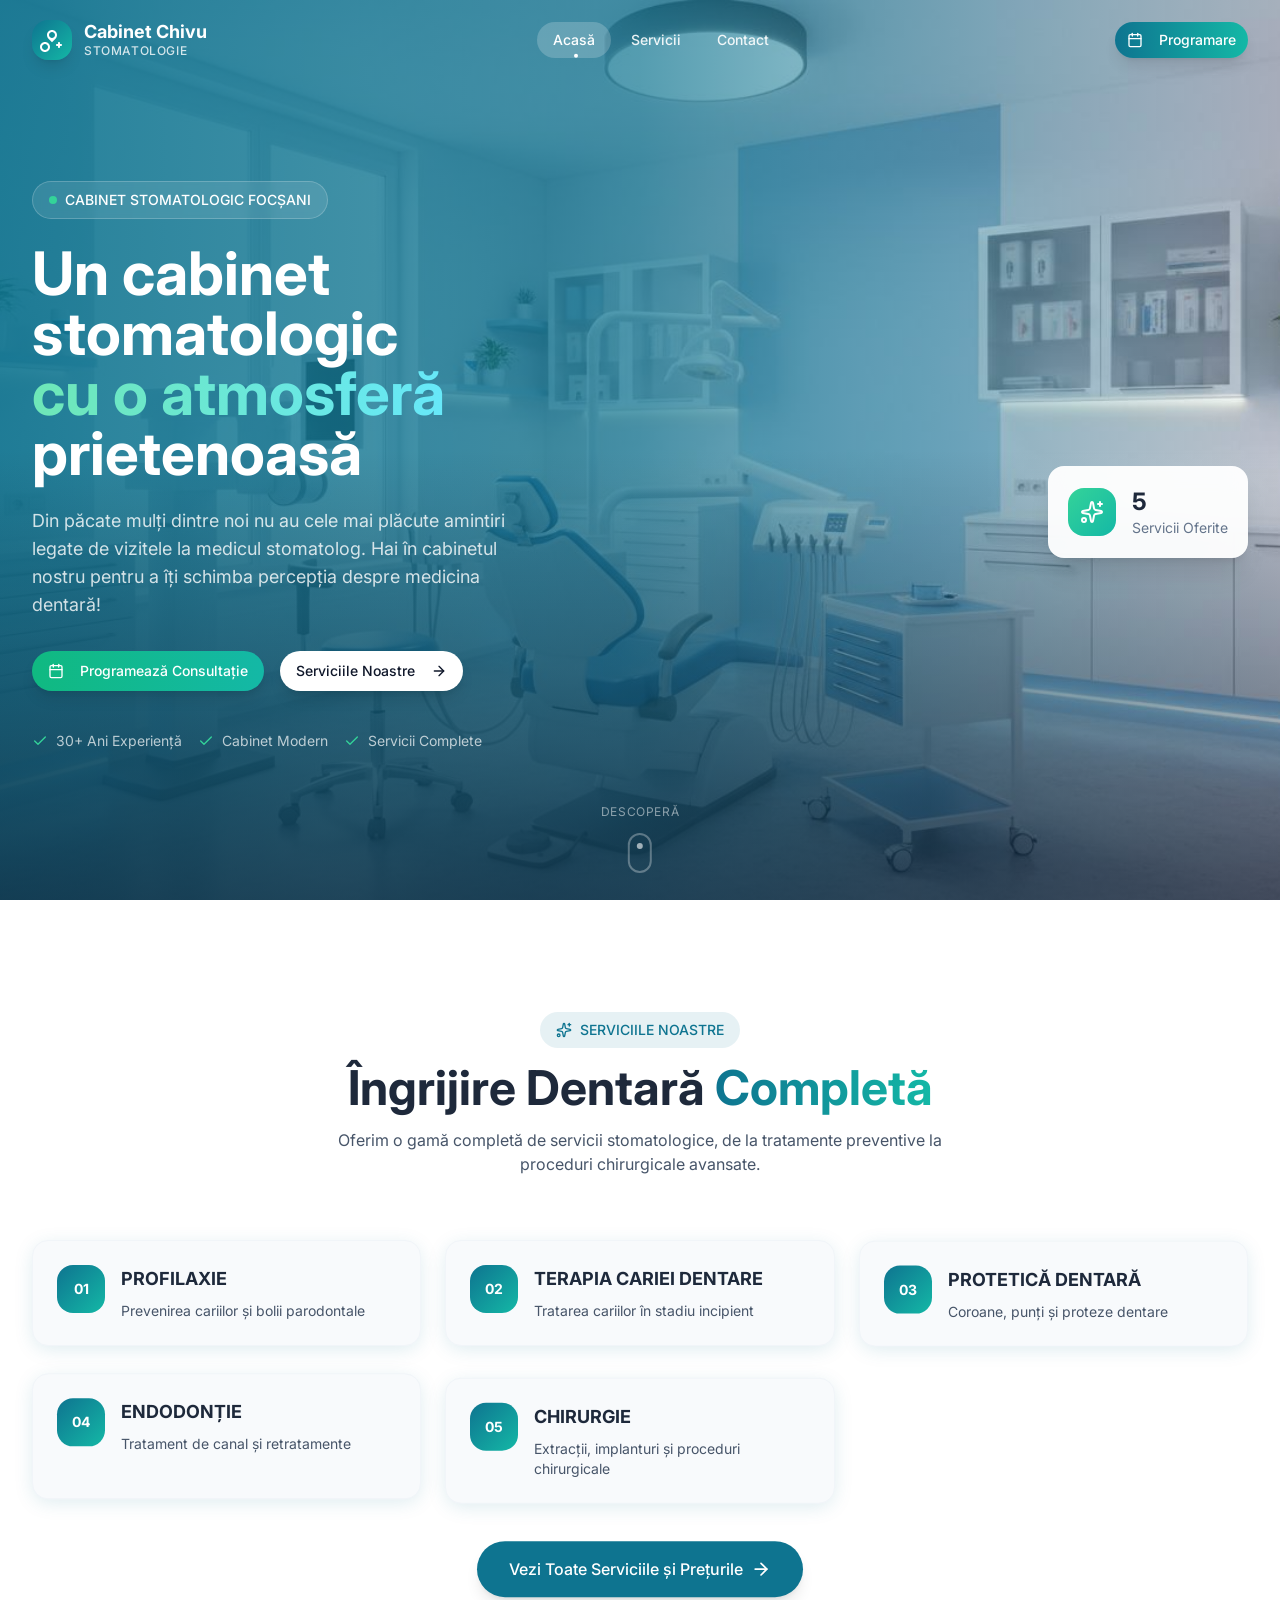
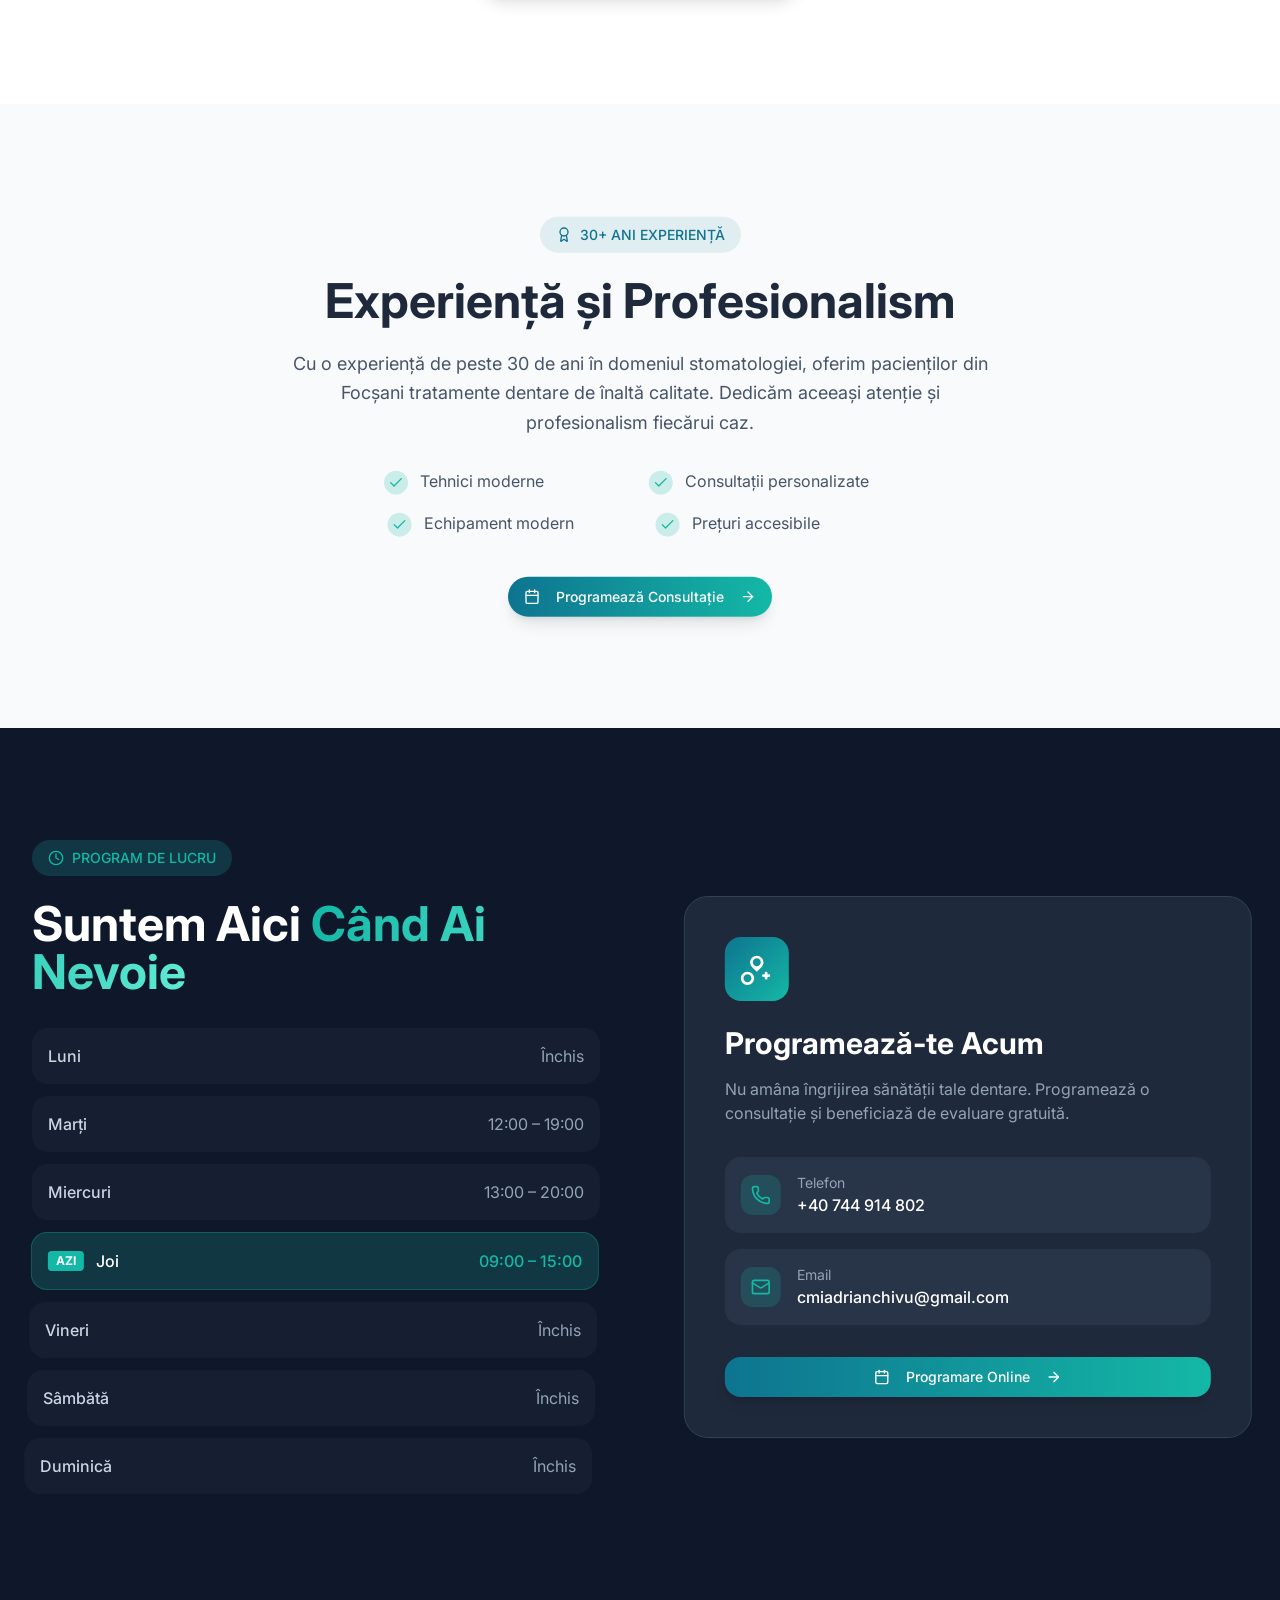
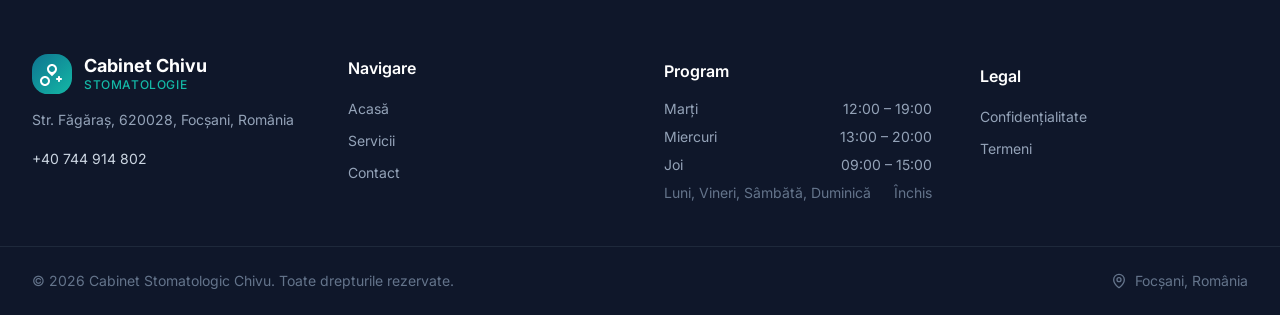
<file: index.html>
<!doctype html>
<html lang="en">
  <head>
    <meta charset="UTF-8" />
    <meta name="viewport" content="width=device-width, initial-scale=1.0" />
    <title>Cabinet Chivu - Stomatologie Focsani</title>
    <script type="module" crossorigin src="/assets/index-CPYEbsTX.js"></script>
    <link rel="stylesheet" crossorigin href="/assets/index-FKpORMyg.css">
  </head>
  <body>
    <div id="root"></div>
  </body>
</html>
</file>
<file: assets/index-FKpORMyg.css>
@import"https://fonts.googleapis.com/css2?family=Inter:wght@300;400;500;600;700;800&display=swap";*,:before,:after{--tw-border-spacing-x: 0;--tw-border-spacing-y: 0;--tw-translate-x: 0;--tw-translate-y: 0;--tw-rotate: 0;--tw-skew-x: 0;--tw-skew-y: 0;--tw-scale-x: 1;--tw-scale-y: 1;--tw-pan-x: ;--tw-pan-y: ;--tw-pinch-zoom: ;--tw-scroll-snap-strictness: proximity;--tw-gradient-from-position: ;--tw-gradient-via-position: ;--tw-gradient-to-position: ;--tw-ordinal: ;--tw-slashed-zero: ;--tw-numeric-figure: ;--tw-numeric-spacing: ;--tw-numeric-fraction: ;--tw-ring-inset: ;--tw-ring-offset-width: 0px;--tw-ring-offset-color: #fff;--tw-ring-color: rgb(59 130 246 / .5);--tw-ring-offset-shadow: 0 0 #0000;--tw-ring-shadow: 0 0 #0000;--tw-shadow: 0 0 #0000;--tw-shadow-colored: 0 0 #0000;--tw-blur: ;--tw-brightness: ;--tw-contrast: ;--tw-grayscale: ;--tw-hue-rotate: ;--tw-invert: ;--tw-saturate: ;--tw-sepia: ;--tw-drop-shadow: ;--tw-backdrop-blur: ;--tw-backdrop-brightness: ;--tw-backdrop-contrast: ;--tw-backdrop-grayscale: ;--tw-backdrop-hue-rotate: ;--tw-backdrop-invert: ;--tw-backdrop-opacity: ;--tw-backdrop-saturate: ;--tw-backdrop-sepia: ;--tw-contain-size: ;--tw-contain-layout: ;--tw-contain-paint: ;--tw-contain-style: }::backdrop{--tw-border-spacing-x: 0;--tw-border-spacing-y: 0;--tw-translate-x: 0;--tw-translate-y: 0;--tw-rotate: 0;--tw-skew-x: 0;--tw-skew-y: 0;--tw-scale-x: 1;--tw-scale-y: 1;--tw-pan-x: ;--tw-pan-y: ;--tw-pinch-zoom: ;--tw-scroll-snap-strictness: proximity;--tw-gradient-from-position: ;--tw-gradient-via-position: ;--tw-gradient-to-position: ;--tw-ordinal: ;--tw-slashed-zero: ;--tw-numeric-figure: ;--tw-numeric-spacing: ;--tw-numeric-fraction: ;--tw-ring-inset: ;--tw-ring-offset-width: 0px;--tw-ring-offset-color: #fff;--tw-ring-color: rgb(59 130 246 / .5);--tw-ring-offset-shadow: 0 0 #0000;--tw-ring-shadow: 0 0 #0000;--tw-shadow: 0 0 #0000;--tw-shadow-colored: 0 0 #0000;--tw-blur: ;--tw-brightness: ;--tw-contrast: ;--tw-grayscale: ;--tw-hue-rotate: ;--tw-invert: ;--tw-saturate: ;--tw-sepia: ;--tw-drop-shadow: ;--tw-backdrop-blur: ;--tw-backdrop-brightness: ;--tw-backdrop-contrast: ;--tw-backdrop-grayscale: ;--tw-backdrop-hue-rotate: ;--tw-backdrop-invert: ;--tw-backdrop-opacity: ;--tw-backdrop-saturate: ;--tw-backdrop-sepia: ;--tw-contain-size: ;--tw-contain-layout: ;--tw-contain-paint: ;--tw-contain-style: }*,:before,:after{box-sizing:border-box;border-width:0;border-style:solid;border-color:#e5e7eb}:before,:after{--tw-content: ""}html,:host{line-height:1.5;-webkit-text-size-adjust:100%;-moz-tab-size:4;-o-tab-size:4;tab-size:4;font-family:ui-sans-serif,system-ui,sans-serif,"Apple Color Emoji","Segoe UI Emoji",Segoe UI Symbol,"Noto Color Emoji";font-feature-settings:normal;font-variation-settings:normal;-webkit-tap-highlight-color:transparent}body{margin:0;line-height:inherit}hr{height:0;color:inherit;border-top-width:1px}abbr:where([title]){-webkit-text-decoration:underline dotted;text-decoration:underline dotted}h1,h2,h3,h4,h5,h6{font-size:inherit;font-weight:inherit}a{color:inherit;text-decoration:inherit}b,strong{font-weight:bolder}code,kbd,samp,pre{font-family:ui-monospace,SFMono-Regular,Menlo,Monaco,Consolas,Liberation Mono,Courier New,monospace;font-feature-settings:normal;font-variation-settings:normal;font-size:1em}small{font-size:80%}sub,sup{font-size:75%;line-height:0;position:relative;vertical-align:baseline}sub{bottom:-.25em}sup{top:-.5em}table{text-indent:0;border-color:inherit;border-collapse:collapse}button,input,optgroup,select,textarea{font-family:inherit;font-feature-settings:inherit;font-variation-settings:inherit;font-size:100%;font-weight:inherit;line-height:inherit;letter-spacing:inherit;color:inherit;margin:0;padding:0}button,select{text-transform:none}button,input:where([type=button]),input:where([type=reset]),input:where([type=submit]){-webkit-appearance:button;background-color:transparent;background-image:none}:-moz-focusring{outline:auto}:-moz-ui-invalid{box-shadow:none}progress{vertical-align:baseline}::-webkit-inner-spin-button,::-webkit-outer-spin-button{height:auto}[type=search]{-webkit-appearance:textfield;outline-offset:-2px}::-webkit-search-decoration{-webkit-appearance:none}::-webkit-file-upload-button{-webkit-appearance:button;font:inherit}summary{display:list-item}blockquote,dl,dd,h1,h2,h3,h4,h5,h6,hr,figure,p,pre{margin:0}fieldset{margin:0;padding:0}legend{padding:0}ol,ul,menu{list-style:none;margin:0;padding:0}dialog{padding:0}textarea{resize:vertical}input::-moz-placeholder,textarea::-moz-placeholder{opacity:1;color:#9ca3af}input::placeholder,textarea::placeholder{opacity:1;color:#9ca3af}button,[role=button]{cursor:pointer}:disabled{cursor:default}img,svg,video,canvas,audio,iframe,embed,object{display:block;vertical-align:middle}img,video{max-width:100%;height:auto}[hidden]:where(:not([hidden=until-found])){display:none}:root{--background: 0 0% 100%;--foreground: 210 40% 15%;--card: 0 0% 100%;--card-foreground: 210 40% 15%;--popover: 0 0% 100%;--popover-foreground: 210 40% 15%;--primary: 195 70% 35%;--primary-foreground: 0 0% 100%;--secondary: 195 30% 96%;--secondary-foreground: 195 70% 35%;--muted: 210 20% 96%;--muted-foreground: 210 15% 45%;--accent: 170 60% 40%;--accent-foreground: 0 0% 100%;--destructive: 0 84.2% 60.2%;--destructive-foreground: 0 0% 98%;--border: 210 20% 90%;--input: 210 20% 90%;--ring: 195 70% 35%;--radius: .75rem;--dental-primary: #0e7490;--dental-primary-dark: #155e75;--dental-accent: #14b8a6;--dental-accent-light: #5eead4;--dental-dark: #0f172a;--dental-dark-blue: #1e293b;--dental-gray: #64748b;--dental-light: #f8fafc;--dental-cream: #f0fdfa}*{border-color:hsl(var(--border))}html{scroll-behavior:smooth}body{background-color:hsl(var(--background));font-family:ui-sans-serif,system-ui,sans-serif,"Apple Color Emoji","Segoe UI Emoji",Segoe UI Symbol,"Noto Color Emoji";color:hsl(var(--foreground));-webkit-font-smoothing:antialiased;-moz-osx-font-smoothing:grayscale;font-family:Inter,system-ui,-apple-system,sans-serif}.sr-only{position:absolute;width:1px;height:1px;padding:0;margin:-1px;overflow:hidden;clip:rect(0,0,0,0);white-space:nowrap;border-width:0}.pointer-events-none{pointer-events:none}.visible{visibility:visible}.invisible{visibility:hidden}.fixed{position:fixed}.absolute{position:absolute}.relative{position:relative}.inset-0{inset:0}.inset-x-0{left:0;right:0}.inset-y-0{top:0;bottom:0}.-bottom-12{bottom:-3rem}.-left-12{left:-3rem}.-right-12{right:-3rem}.-top-12{top:-3rem}.bottom-0{bottom:0}.bottom-6{bottom:1.5rem}.bottom-8{bottom:2rem}.left-0{left:0}.left-1\/2{left:50%}.left-2{left:.5rem}.left-6{left:1.5rem}.left-\[50\%\]{left:50%}.right-0{right:0}.right-1{right:.25rem}.right-2{right:.5rem}.right-3{right:.75rem}.right-4{right:1rem}.right-6{right:1.5rem}.top-0{top:0}.top-1\.5{top:.375rem}.top-1\/2{top:50%}.top-3\.5{top:.875rem}.top-4{top:1rem}.top-\[1px\]{top:1px}.top-\[50\%\]{top:50%}.top-\[60\%\]{top:60%}.top-full{top:100%}.isolate{isolation:isolate}.z-0{z-index:0}.z-10{z-index:10}.z-20{z-index:20}.z-40{z-index:40}.z-50{z-index:50}.z-\[1\]{z-index:1}.order-first{order:-9999}.order-last{order:9999}.col-start-2{grid-column-start:2}.row-span-2{grid-row:span 2 / span 2}.row-start-1{grid-row-start:1}.\!m-0{margin:0!important}.-mx-1{margin-left:-.25rem;margin-right:-.25rem}.-my-2{margin-top:-.5rem;margin-bottom:-.5rem}.mx-2{margin-left:.5rem;margin-right:.5rem}.mx-3\.5{margin-left:.875rem;margin-right:.875rem}.mx-auto{margin-left:auto;margin-right:auto}.my-0{margin-top:0;margin-bottom:0}.my-0\.5{margin-top:.125rem;margin-bottom:.125rem}.my-1{margin-top:.25rem;margin-bottom:.25rem}.-ml-4{margin-left:-1rem}.-mt-4{margin-top:-1rem}.mb-1{margin-bottom:.25rem}.mb-10{margin-bottom:2.5rem}.mb-12{margin-bottom:3rem}.mb-16{margin-bottom:4rem}.mb-2{margin-bottom:.5rem}.mb-3{margin-bottom:.75rem}.mb-4{margin-bottom:1rem}.mb-6{margin-bottom:1.5rem}.mb-8{margin-bottom:2rem}.ml-1{margin-left:.25rem}.ml-2{margin-left:.5rem}.ml-4{margin-left:1rem}.ml-auto{margin-left:auto}.mr-2{margin-right:.5rem}.mt-0\.5{margin-top:.125rem}.mt-1\.5{margin-top:.375rem}.mt-10{margin-top:2.5rem}.mt-2{margin-top:.5rem}.mt-4{margin-top:1rem}.mt-6{margin-top:1.5rem}.mt-auto{margin-top:auto}.line-clamp-1{overflow:hidden;display:-webkit-box;-webkit-box-orient:vertical;-webkit-line-clamp:1}.line-clamp-2{overflow:hidden;display:-webkit-box;-webkit-box-orient:vertical;-webkit-line-clamp:2}.block{display:block}.flex{display:flex}.inline-flex{display:inline-flex}.table{display:table}.table-caption{display:table-caption}.table-cell{display:table-cell}.table-row{display:table-row}.grid{display:grid}.hidden{display:none}.aspect-square{aspect-ratio:1 / 1}.aspect-video{aspect-ratio:16 / 9}.size-10{width:2.5rem;height:2.5rem}.size-2{width:.5rem;height:.5rem}.size-2\.5{width:.625rem;height:.625rem}.size-3{width:.75rem;height:.75rem}.size-3\.5{width:.875rem;height:.875rem}.size-4{width:1rem;height:1rem}.size-6{width:1.5rem;height:1.5rem}.size-7{width:1.75rem;height:1.75rem}.size-8{width:2rem;height:2rem}.size-9{width:2.25rem;height:2.25rem}.size-auto{width:auto;height:auto}.size-full{width:100%;height:100%}.h-1{height:.25rem}.h-1\.5{height:.375rem}.h-10{height:2.5rem}.h-12{height:3rem}.h-16{height:4rem}.h-2{height:.5rem}.h-2\.5{height:.625rem}.h-4{height:1rem}.h-5{height:1.25rem}.h-6{height:1.5rem}.h-7{height:1.75rem}.h-8{height:2rem}.h-9{height:2.25rem}.h-\[1\.15rem\]{height:1.15rem}.h-\[calc\(100\%-1px\)\]{height:calc(100% - 1px)}.h-\[var\(--radix-navigation-menu-viewport-height\)\]{height:var(--radix-navigation-menu-viewport-height)}.h-\[var\(--radix-select-trigger-height\)\]{height:var(--radix-select-trigger-height)}.h-auto{height:auto}.h-full{height:100%}.h-px{height:1px}.h-svh{height:100svh}.max-h-\[300px\]{max-height:300px}.min-h-0{min-height:0px}.min-h-16{min-height:4rem}.min-h-4{min-height:1rem}.min-h-screen{min-height:100vh}.min-h-svh{min-height:100svh}.w-0{width:0px}.w-1{width:.25rem}.w-1\.5{width:.375rem}.w-10{width:2.5rem}.w-12{width:3rem}.w-16{width:4rem}.w-2{width:.5rem}.w-2\.5{width:.625rem}.w-3{width:.75rem}.w-3\/4{width:75%}.w-4{width:1rem}.w-5{width:1.25rem}.w-6{width:1.5rem}.w-64{width:16rem}.w-72{width:18rem}.w-8{width:2rem}.w-9{width:2.25rem}.w-\[100px\]{width:100px}.w-auto{width:auto}.w-fit{width:-moz-fit-content;width:fit-content}.w-full{width:100%}.w-max{width:-moz-max-content;width:max-content}.w-px{width:1px}.min-w-0{min-width:0px}.min-w-10{min-width:2.5rem}.min-w-5{min-width:1.25rem}.min-w-8{min-width:2rem}.min-w-9{min-width:2.25rem}.min-w-\[12rem\]{min-width:12rem}.min-w-\[8rem\]{min-width:8rem}.min-w-\[var\(--radix-select-trigger-width\)\]{min-width:var(--radix-select-trigger-width)}.max-w-2xl{max-width:42rem}.max-w-3xl{max-width:48rem}.max-w-4xl{max-width:56rem}.max-w-7xl{max-width:80rem}.max-w-\[calc\(100\%-2rem\)\]{max-width:calc(100% - 2rem)}.max-w-lg{max-width:32rem}.max-w-max{max-width:-moz-max-content;max-width:max-content}.max-w-none{max-width:none}.max-w-sm{max-width:24rem}.max-w-xl{max-width:36rem}.flex-1{flex:1 1 0%}.flex-shrink-0,.shrink-0{flex-shrink:0}.grow{flex-grow:1}.grow-0{flex-grow:0}.basis-full{flex-basis:100%}.caption-bottom{caption-side:bottom}.border-collapse{border-collapse:collapse}.-translate-x-1\/2{--tw-translate-x: -50%;transform:translate(var(--tw-translate-x),var(--tw-translate-y)) rotate(var(--tw-rotate)) skew(var(--tw-skew-x)) skewY(var(--tw-skew-y)) scaleX(var(--tw-scale-x)) scaleY(var(--tw-scale-y))}.-translate-x-px{--tw-translate-x: -1px;transform:translate(var(--tw-translate-x),var(--tw-translate-y)) rotate(var(--tw-rotate)) skew(var(--tw-skew-x)) skewY(var(--tw-skew-y)) scaleX(var(--tw-scale-x)) scaleY(var(--tw-scale-y))}.-translate-y-1\/2{--tw-translate-y: -50%;transform:translate(var(--tw-translate-x),var(--tw-translate-y)) rotate(var(--tw-rotate)) skew(var(--tw-skew-x)) skewY(var(--tw-skew-y)) scaleX(var(--tw-scale-x)) scaleY(var(--tw-scale-y))}.translate-x-\[-50\%\]{--tw-translate-x: -50%;transform:translate(var(--tw-translate-x),var(--tw-translate-y)) rotate(var(--tw-rotate)) skew(var(--tw-skew-x)) skewY(var(--tw-skew-y)) scaleX(var(--tw-scale-x)) scaleY(var(--tw-scale-y))}.translate-x-px{--tw-translate-x: 1px;transform:translate(var(--tw-translate-x),var(--tw-translate-y)) rotate(var(--tw-rotate)) skew(var(--tw-skew-x)) skewY(var(--tw-skew-y)) scaleX(var(--tw-scale-x)) scaleY(var(--tw-scale-y))}.translate-y-0\.5{--tw-translate-y: .125rem;transform:translate(var(--tw-translate-x),var(--tw-translate-y)) rotate(var(--tw-rotate)) skew(var(--tw-skew-x)) skewY(var(--tw-skew-y)) scaleX(var(--tw-scale-x)) scaleY(var(--tw-scale-y))}.translate-y-\[-50\%\]{--tw-translate-y: -50%;transform:translate(var(--tw-translate-x),var(--tw-translate-y)) rotate(var(--tw-rotate)) skew(var(--tw-skew-x)) skewY(var(--tw-skew-y)) scaleX(var(--tw-scale-x)) scaleY(var(--tw-scale-y))}.translate-y-\[calc\(-50\%_-_2px\)\]{--tw-translate-y: calc(-50% - 2px) ;transform:translate(var(--tw-translate-x),var(--tw-translate-y)) rotate(var(--tw-rotate)) skew(var(--tw-skew-x)) skewY(var(--tw-skew-y)) scaleX(var(--tw-scale-x)) scaleY(var(--tw-scale-y))}.rotate-45{--tw-rotate: 45deg;transform:translate(var(--tw-translate-x),var(--tw-translate-y)) rotate(var(--tw-rotate)) skew(var(--tw-skew-x)) skewY(var(--tw-skew-y)) scaleX(var(--tw-scale-x)) scaleY(var(--tw-scale-y))}.rotate-90{--tw-rotate: 90deg;transform:translate(var(--tw-translate-x),var(--tw-translate-y)) rotate(var(--tw-rotate)) skew(var(--tw-skew-x)) skewY(var(--tw-skew-y)) scaleX(var(--tw-scale-x)) scaleY(var(--tw-scale-y))}.transform{transform:translate(var(--tw-translate-x),var(--tw-translate-y)) rotate(var(--tw-rotate)) skew(var(--tw-skew-x)) skewY(var(--tw-skew-y)) scaleX(var(--tw-scale-x)) scaleY(var(--tw-scale-y))}@keyframes caret-blink{0%,70%,to{opacity:1}20%,50%{opacity:0}}.animate-caret-blink{animation:caret-blink 1.25s ease-out infinite}@keyframes pulse{50%{opacity:.5}}.animate-pulse{animation:pulse 2s cubic-bezier(.4,0,.6,1) infinite}@keyframes spin{to{transform:rotate(360deg)}}.animate-spin{animation:spin 1s linear infinite}.cursor-default{cursor:default}.cursor-text{cursor:text}.touch-none{touch-action:none}.select-none{-webkit-user-select:none;-moz-user-select:none;user-select:none}.resize-none{resize:none}.scroll-my-1{scroll-margin-top:.25rem;scroll-margin-bottom:.25rem}.scroll-py-1{scroll-padding-top:.25rem;scroll-padding-bottom:.25rem}.list-disc{list-style-type:disc}.list-none{list-style-type:none}.auto-rows-min{grid-auto-rows:min-content}.grid-cols-1{grid-template-columns:repeat(1,minmax(0,1fr))}.grid-cols-\[0_1fr\]{grid-template-columns:0 1fr}.grid-rows-\[auto_auto\]{grid-template-rows:auto auto}.flex-row{flex-direction:row}.flex-col{flex-direction:column}.flex-col-reverse{flex-direction:column-reverse}.flex-wrap{flex-wrap:wrap}.place-content-center{place-content:center}.items-start{align-items:flex-start}.items-end{align-items:flex-end}.items-center{align-items:center}.items-stretch{align-items:stretch}.justify-start{justify-content:flex-start}.justify-center{justify-content:center}.justify-between{justify-content:space-between}.justify-items-start{justify-items:start}.gap-0\.5{gap:.125rem}.gap-1{gap:.25rem}.gap-1\.5{gap:.375rem}.gap-12{gap:3rem}.gap-2{gap:.5rem}.gap-2\.5{gap:.625rem}.gap-3{gap:.75rem}.gap-4{gap:1rem}.gap-6{gap:1.5rem}.gap-7{gap:1.75rem}.gap-8{gap:2rem}.gap-\[--spacing\(var\(--gap\)\)\]{gap:var(--spacing(var(--gap)))}.gap-y-0\.5{row-gap:.125rem}.space-y-16>:not([hidden])~:not([hidden]){--tw-space-y-reverse: 0;margin-top:calc(4rem * calc(1 - var(--tw-space-y-reverse)));margin-bottom:calc(4rem * var(--tw-space-y-reverse))}.space-y-2>:not([hidden])~:not([hidden]){--tw-space-y-reverse: 0;margin-top:calc(.5rem * calc(1 - var(--tw-space-y-reverse)));margin-bottom:calc(.5rem * var(--tw-space-y-reverse))}.space-y-3>:not([hidden])~:not([hidden]){--tw-space-y-reverse: 0;margin-top:calc(.75rem * calc(1 - var(--tw-space-y-reverse)));margin-bottom:calc(.75rem * var(--tw-space-y-reverse))}.space-y-4>:not([hidden])~:not([hidden]){--tw-space-y-reverse: 0;margin-top:calc(1rem * calc(1 - var(--tw-space-y-reverse)));margin-bottom:calc(1rem * var(--tw-space-y-reverse))}.space-y-6>:not([hidden])~:not([hidden]){--tw-space-y-reverse: 0;margin-top:calc(1.5rem * calc(1 - var(--tw-space-y-reverse)));margin-bottom:calc(1.5rem * var(--tw-space-y-reverse))}.self-start{align-self:flex-start}.self-stretch{align-self:stretch}.justify-self-end{justify-self:end}.overflow-auto{overflow:auto}.overflow-hidden{overflow:hidden}.overflow-x-auto{overflow-x:auto}.overflow-y-auto{overflow-y:auto}.overflow-x-hidden{overflow-x:hidden}.whitespace-nowrap{white-space:nowrap}.whitespace-pre-line{white-space:pre-line}.text-balance{text-wrap:balance}.break-words{overflow-wrap:break-word}.rounded{border-radius:.25rem}.rounded-2xl{border-radius:1rem}.rounded-3xl{border-radius:1.5rem}.rounded-\[2px\]{border-radius:2px}.rounded-\[4px\]{border-radius:4px}.rounded-\[calc\(var\(--radius\)-5px\)\]{border-radius:calc(var(--radius) - 5px)}.rounded-\[inherit\]{border-radius:inherit}.rounded-full{border-radius:9999px}.rounded-lg{border-radius:var(--radius)}.rounded-md{border-radius:calc(var(--radius) - 2px)}.rounded-none{border-radius:0}.rounded-sm{border-radius:calc(var(--radius) - 4px)}.rounded-xl{border-radius:calc(var(--radius) + 4px)}.rounded-xs{border-radius:calc(var(--radius) - 6px)}.rounded-l-md{border-top-left-radius:calc(var(--radius) - 2px);border-bottom-left-radius:calc(var(--radius) - 2px)}.rounded-r-md{border-top-right-radius:calc(var(--radius) - 2px);border-bottom-right-radius:calc(var(--radius) - 2px)}.rounded-tl-sm{border-top-left-radius:calc(var(--radius) - 4px)}.border{border-width:1px}.border-0{border-width:0px}.border-2{border-width:2px}.border-\[1\.5px\]{border-width:1.5px}.border-y{border-top-width:1px;border-bottom-width:1px}.border-b{border-bottom-width:1px}.border-l{border-left-width:1px}.border-r{border-right-width:1px}.border-t{border-top-width:1px}.border-dashed{border-style:dashed}.border-\[\#14b8a6\]\/30{border-color:#14b8a64d}.border-amber-100{--tw-border-opacity: 1;border-color:rgb(254 243 199 / var(--tw-border-opacity, 1))}.border-border{border-color:hsl(var(--border))}.border-border\/50{border-color:hsl(var(--border) / .5)}.border-input{border-color:hsl(var(--input))}.border-primary{border-color:hsl(var(--primary))}.border-sidebar-border{border-color:hsl(var(--sidebar-border))}.border-slate-100{--tw-border-opacity: 1;border-color:rgb(241 245 249 / var(--tw-border-opacity, 1))}.border-slate-200{--tw-border-opacity: 1;border-color:rgb(226 232 240 / var(--tw-border-opacity, 1))}.border-slate-700{--tw-border-opacity: 1;border-color:rgb(51 65 85 / var(--tw-border-opacity, 1))}.border-slate-800{--tw-border-opacity: 1;border-color:rgb(30 41 59 / var(--tw-border-opacity, 1))}.border-transparent{border-color:transparent}.border-white{--tw-border-opacity: 1;border-color:rgb(255 255 255 / var(--tw-border-opacity, 1))}.border-white\/20{border-color:#fff3}.border-white\/30{border-color:#ffffff4d}.border-l-transparent{border-left-color:transparent}.border-t-transparent{border-top-color:transparent}.bg-\[\#0e7490\]{--tw-bg-opacity: 1;background-color:rgb(14 116 144 / var(--tw-bg-opacity, 1))}.bg-\[\#0e7490\]\/10{background-color:#0e74901a}.bg-\[\#14b8a6\]{--tw-bg-opacity: 1;background-color:rgb(20 184 166 / var(--tw-bg-opacity, 1))}.bg-\[\#14b8a6\]\/10{background-color:#14b8a61a}.bg-\[\#14b8a6\]\/20{background-color:#14b8a633}.bg-accent{background-color:hsl(var(--accent))}.bg-amber-100{--tw-bg-opacity: 1;background-color:rgb(254 243 199 / var(--tw-bg-opacity, 1))}.bg-amber-50{--tw-bg-opacity: 1;background-color:rgb(255 251 235 / var(--tw-bg-opacity, 1))}.bg-amber-500{--tw-bg-opacity: 1;background-color:rgb(245 158 11 / var(--tw-bg-opacity, 1))}.bg-background{background-color:hsl(var(--background))}.bg-black\/50{background-color:#00000080}.bg-border{background-color:hsl(var(--border))}.bg-card{background-color:hsl(var(--card))}.bg-destructive{--tw-bg-opacity: 1;background-color:hsl(var(--destructive) / var(--tw-bg-opacity, 1))}.bg-emerald-400{--tw-bg-opacity: 1;background-color:rgb(52 211 153 / var(--tw-bg-opacity, 1))}.bg-foreground{background-color:hsl(var(--foreground))}.bg-input{background-color:hsl(var(--input))}.bg-muted{background-color:hsl(var(--muted))}.bg-muted\/50{background-color:hsl(var(--muted) / .5)}.bg-popover{background-color:hsl(var(--popover))}.bg-primary{background-color:hsl(var(--primary))}.bg-primary\/20{background-color:hsl(var(--primary) / .2)}.bg-secondary{background-color:hsl(var(--secondary))}.bg-sidebar{background-color:hsl(var(--sidebar-background))}.bg-sidebar-border{background-color:hsl(var(--sidebar-border))}.bg-slate-50{--tw-bg-opacity: 1;background-color:rgb(248 250 252 / var(--tw-bg-opacity, 1))}.bg-slate-700\/50{background-color:#33415580}.bg-slate-800{--tw-bg-opacity: 1;background-color:rgb(30 41 59 / var(--tw-bg-opacity, 1))}.bg-slate-800\/50{background-color:#1e293b80}.bg-slate-900{--tw-bg-opacity: 1;background-color:rgb(15 23 42 / var(--tw-bg-opacity, 1))}.bg-transparent{background-color:transparent}.bg-white{--tw-bg-opacity: 1;background-color:rgb(255 255 255 / var(--tw-bg-opacity, 1))}.bg-white\/10{background-color:#ffffff1a}.bg-white\/20{background-color:#fff3}.bg-white\/60{background-color:#fff9}.bg-white\/95{background-color:#fffffff2}.bg-\[radial-gradient\(circle_at_30\%_20\%\,rgba\(255\,255\,255\,0\.2\)_0\%\,transparent_50\%\)\]{background-image:radial-gradient(circle at 30% 20%,rgba(255,255,255,.2) 0%,transparent 50%)}.bg-\[radial-gradient\(circle_at_70\%_80\%\,rgba\(255\,255\,255\,0\.15\)_0\%\,transparent_50\%\)\]{background-image:radial-gradient(circle at 70% 80%,rgba(255,255,255,.15) 0%,transparent 50%)}.bg-\[url\(\'\/hero-bg\.jpg\'\)\]{background-image:url(/hero-bg.jpg)}.bg-gradient-to-b{background-image:linear-gradient(to bottom,var(--tw-gradient-stops))}.bg-gradient-to-br{background-image:linear-gradient(to bottom right,var(--tw-gradient-stops))}.bg-gradient-to-r{background-image:linear-gradient(to right,var(--tw-gradient-stops))}.bg-gradient-to-t{background-image:linear-gradient(to top,var(--tw-gradient-stops))}.from-\[\#0e7490\]{--tw-gradient-from: #0e7490 var(--tw-gradient-from-position);--tw-gradient-to: rgb(14 116 144 / 0) var(--tw-gradient-to-position);--tw-gradient-stops: var(--tw-gradient-from), var(--tw-gradient-to)}.from-\[\#0e7490\]\/90{--tw-gradient-from: rgb(14 116 144 / .9) var(--tw-gradient-from-position);--tw-gradient-to: rgb(14 116 144 / 0) var(--tw-gradient-to-position);--tw-gradient-stops: var(--tw-gradient-from), var(--tw-gradient-to)}.from-\[\#0f172a\]\/60{--tw-gradient-from: rgb(15 23 42 / .6) var(--tw-gradient-from-position);--tw-gradient-to: rgb(15 23 42 / 0) var(--tw-gradient-to-position);--tw-gradient-stops: var(--tw-gradient-from), var(--tw-gradient-to)}.from-\[\#14b8a6\]{--tw-gradient-from: #14b8a6 var(--tw-gradient-from-position);--tw-gradient-to: rgb(20 184 166 / 0) var(--tw-gradient-to-position);--tw-gradient-stops: var(--tw-gradient-from), var(--tw-gradient-to)}.from-emerald-300{--tw-gradient-from: #6ee7b7 var(--tw-gradient-from-position);--tw-gradient-to: rgb(110 231 183 / 0) var(--tw-gradient-to-position);--tw-gradient-stops: var(--tw-gradient-from), var(--tw-gradient-to)}.from-emerald-400{--tw-gradient-from: #34d399 var(--tw-gradient-from-position);--tw-gradient-to: rgb(52 211 153 / 0) var(--tw-gradient-to-position);--tw-gradient-stops: var(--tw-gradient-from), var(--tw-gradient-to)}.from-emerald-500{--tw-gradient-from: #10b981 var(--tw-gradient-from-position);--tw-gradient-to: rgb(16 185 129 / 0) var(--tw-gradient-to-position);--tw-gradient-stops: var(--tw-gradient-from), var(--tw-gradient-to)}.from-transparent{--tw-gradient-from: transparent var(--tw-gradient-from-position);--tw-gradient-to: rgb(0 0 0 / 0) var(--tw-gradient-to-position);--tw-gradient-stops: var(--tw-gradient-from), var(--tw-gradient-to)}.via-\[\#0e7490\]{--tw-gradient-to: rgb(14 116 144 / 0) var(--tw-gradient-to-position);--tw-gradient-stops: var(--tw-gradient-from), #0e7490 var(--tw-gradient-via-position), var(--tw-gradient-to)}.via-\[\#0e7490\]\/70{--tw-gradient-to: rgb(14 116 144 / 0) var(--tw-gradient-to-position);--tw-gradient-stops: var(--tw-gradient-from), rgb(14 116 144 / .7) var(--tw-gradient-via-position), var(--tw-gradient-to)}.via-transparent{--tw-gradient-to: rgb(0 0 0 / 0) var(--tw-gradient-to-position);--tw-gradient-stops: var(--tw-gradient-from), transparent var(--tw-gradient-via-position), var(--tw-gradient-to)}.to-\[\#0e7490\]\/50{--tw-gradient-to: rgb(14 116 144 / .5) var(--tw-gradient-to-position)}.to-\[\#14b8a6\]{--tw-gradient-to: #14b8a6 var(--tw-gradient-to-position)}.to-\[\#5eead4\]{--tw-gradient-to: #5eead4 var(--tw-gradient-to-position)}.to-cyan-300{--tw-gradient-to: #67e8f9 var(--tw-gradient-to-position)}.to-teal-500{--tw-gradient-to: #14b8a6 var(--tw-gradient-to-position)}.to-transparent{--tw-gradient-to: transparent var(--tw-gradient-to-position)}.bg-cover{background-size:cover}.bg-clip-text{-webkit-background-clip:text;background-clip:text}.bg-center{background-position:center}.fill-amber-400{fill:#fbbf24}.fill-current{fill:currentColor}.fill-foreground{fill:hsl(var(--foreground))}.fill-primary{fill:hsl(var(--primary))}.object-cover{-o-object-fit:cover;object-fit:cover}.p-0{padding:0}.p-1{padding:.25rem}.p-2{padding:.5rem}.p-3{padding:.75rem}.p-4{padding:1rem}.p-5{padding:1.25rem}.p-6{padding:1.5rem}.p-8{padding:2rem}.p-\[3px\]{padding:3px}.p-px{padding:1px}.px-1{padding-left:.25rem;padding-right:.25rem}.px-1\.5{padding-left:.375rem;padding-right:.375rem}.px-2{padding-left:.5rem;padding-right:.5rem}.px-2\.5{padding-left:.625rem;padding-right:.625rem}.px-3{padding-left:.75rem;padding-right:.75rem}.px-4{padding-left:1rem;padding-right:1rem}.px-5{padding-left:1.25rem;padding-right:1.25rem}.px-6{padding-left:1.5rem;padding-right:1.5rem}.px-8{padding-left:2rem;padding-right:2rem}.py-0\.5{padding-top:.125rem;padding-bottom:.125rem}.py-1{padding-top:.25rem;padding-bottom:.25rem}.py-1\.5{padding-top:.375rem;padding-bottom:.375rem}.py-12{padding-top:3rem;padding-bottom:3rem}.py-16{padding-top:4rem;padding-bottom:4rem}.py-2{padding-top:.5rem;padding-bottom:.5rem}.py-20{padding-top:5rem;padding-bottom:5rem}.py-24{padding-top:6rem;padding-bottom:6rem}.py-3{padding-top:.75rem;padding-bottom:.75rem}.py-32{padding-top:8rem;padding-bottom:8rem}.py-4{padding-top:1rem;padding-bottom:1rem}.py-5{padding-top:1.25rem;padding-bottom:1.25rem}.py-6{padding-top:1.5rem;padding-bottom:1.5rem}.pb-3{padding-bottom:.75rem}.pb-4{padding-bottom:1rem}.pl-2{padding-left:.5rem}.pl-3{padding-left:.75rem}.pl-4{padding-left:1rem}.pl-8{padding-left:2rem}.pr-1{padding-right:.25rem}.pr-2{padding-right:.5rem}.pr-2\.5{padding-right:.625rem}.pr-3{padding-right:.75rem}.pr-8{padding-right:2rem}.pt-0{padding-top:0}.pt-2{padding-top:.5rem}.pt-20{padding-top:5rem}.pt-3{padding-top:.75rem}.pt-4{padding-top:1rem}.pt-40{padding-top:10rem}.pt-6{padding-top:1.5rem}.text-left{text-align:left}.text-center{text-align:center}.align-middle{vertical-align:middle}.font-mono{font-family:ui-monospace,SFMono-Regular,Menlo,Monaco,Consolas,Liberation Mono,Courier New,monospace}.font-sans{font-family:ui-sans-serif,system-ui,sans-serif,"Apple Color Emoji","Segoe UI Emoji",Segoe UI Symbol,"Noto Color Emoji"}.text-2xl{font-size:1.5rem;line-height:2rem}.text-3xl{font-size:1.875rem;line-height:2.25rem}.text-4xl{font-size:2.25rem;line-height:2.5rem}.text-\[0\.8rem\]{font-size:.8rem}.text-base{font-size:1rem;line-height:1.5rem}.text-lg{font-size:1.125rem;line-height:1.75rem}.text-sm{font-size:.875rem;line-height:1.25rem}.text-sm\/relaxed{font-size:.875rem;line-height:1.625}.text-xl{font-size:1.25rem;line-height:1.75rem}.text-xs{font-size:.75rem;line-height:1rem}.font-bold{font-weight:700}.font-medium{font-weight:500}.font-normal{font-weight:400}.font-semibold{font-weight:600}.uppercase{text-transform:uppercase}.tabular-nums{--tw-numeric-spacing: tabular-nums;font-variant-numeric:var(--tw-ordinal) var(--tw-slashed-zero) var(--tw-numeric-figure) var(--tw-numeric-spacing) var(--tw-numeric-fraction)}.leading-none{line-height:1}.leading-normal{line-height:1.5}.leading-relaxed{line-height:1.625}.leading-snug{line-height:1.375}.leading-tight{line-height:1.25}.tracking-tight{letter-spacing:-.025em}.tracking-wider{letter-spacing:.05em}.tracking-widest{letter-spacing:.1em}.text-\[\#0e7490\]{--tw-text-opacity: 1;color:rgb(14 116 144 / var(--tw-text-opacity, 1))}.text-\[\#14b8a6\]{--tw-text-opacity: 1;color:rgb(20 184 166 / var(--tw-text-opacity, 1))}.text-accent-foreground{color:hsl(var(--accent-foreground))}.text-amber-400{--tw-text-opacity: 1;color:rgb(251 191 36 / var(--tw-text-opacity, 1))}.text-amber-600{--tw-text-opacity: 1;color:rgb(217 119 6 / var(--tw-text-opacity, 1))}.text-amber-700{--tw-text-opacity: 1;color:rgb(180 83 9 / var(--tw-text-opacity, 1))}.text-amber-800{--tw-text-opacity: 1;color:rgb(146 64 14 / var(--tw-text-opacity, 1))}.text-background{color:hsl(var(--background))}.text-card-foreground{color:hsl(var(--card-foreground))}.text-current{color:currentColor}.text-destructive{--tw-text-opacity: 1;color:hsl(var(--destructive) / var(--tw-text-opacity, 1))}.text-emerald-400{--tw-text-opacity: 1;color:rgb(52 211 153 / var(--tw-text-opacity, 1))}.text-foreground{color:hsl(var(--foreground))}.text-muted-foreground{color:hsl(var(--muted-foreground))}.text-popover-foreground{color:hsl(var(--popover-foreground))}.text-primary{color:hsl(var(--primary))}.text-primary-foreground{color:hsl(var(--primary-foreground))}.text-red-500{--tw-text-opacity: 1;color:rgb(239 68 68 / var(--tw-text-opacity, 1))}.text-secondary-foreground{color:hsl(var(--secondary-foreground))}.text-sidebar-foreground{color:hsl(var(--sidebar-foreground))}.text-sidebar-foreground\/70{color:hsl(var(--sidebar-foreground) / .7)}.text-slate-300{--tw-text-opacity: 1;color:rgb(203 213 225 / var(--tw-text-opacity, 1))}.text-slate-400{--tw-text-opacity: 1;color:rgb(148 163 184 / var(--tw-text-opacity, 1))}.text-slate-500{--tw-text-opacity: 1;color:rgb(100 116 139 / var(--tw-text-opacity, 1))}.text-slate-600{--tw-text-opacity: 1;color:rgb(71 85 105 / var(--tw-text-opacity, 1))}.text-slate-800{--tw-text-opacity: 1;color:rgb(30 41 59 / var(--tw-text-opacity, 1))}.text-slate-900{--tw-text-opacity: 1;color:rgb(15 23 42 / var(--tw-text-opacity, 1))}.text-transparent{color:transparent}.text-white{--tw-text-opacity: 1;color:rgb(255 255 255 / var(--tw-text-opacity, 1))}.text-white\/50{color:#ffffff80}.text-white\/70{color:#ffffffb3}.text-white\/80{color:#fffc}.text-white\/90{color:#ffffffe6}.underline-offset-4{text-underline-offset:4px}.opacity-0{opacity:0}.opacity-10{opacity:.1}.opacity-50{opacity:.5}.opacity-70{opacity:.7}.shadow{--tw-shadow: 0 1px 3px 0 rgb(0 0 0 / .1), 0 1px 2px -1px rgb(0 0 0 / .1);--tw-shadow-colored: 0 1px 3px 0 var(--tw-shadow-color), 0 1px 2px -1px var(--tw-shadow-color);box-shadow:var(--tw-ring-offset-shadow, 0 0 #0000),var(--tw-ring-shadow, 0 0 #0000),var(--tw-shadow)}.shadow-2xl{--tw-shadow: 0 25px 50px -12px rgb(0 0 0 / .25);--tw-shadow-colored: 0 25px 50px -12px var(--tw-shadow-color);box-shadow:var(--tw-ring-offset-shadow, 0 0 #0000),var(--tw-ring-shadow, 0 0 #0000),var(--tw-shadow)}.shadow-\[0_0_0_1px_hsl\(var\(--sidebar-border\)\)\]{--tw-shadow: 0 0 0 1px hsl(var(--sidebar-border));--tw-shadow-colored: 0 0 0 1px var(--tw-shadow-color);box-shadow:var(--tw-ring-offset-shadow, 0 0 #0000),var(--tw-ring-shadow, 0 0 #0000),var(--tw-shadow)}.shadow-lg{--tw-shadow: 0 10px 15px -3px rgb(0 0 0 / .1), 0 4px 6px -4px rgb(0 0 0 / .1);--tw-shadow-colored: 0 10px 15px -3px var(--tw-shadow-color), 0 4px 6px -4px var(--tw-shadow-color);box-shadow:var(--tw-ring-offset-shadow, 0 0 #0000),var(--tw-ring-shadow, 0 0 #0000),var(--tw-shadow)}.shadow-md{--tw-shadow: 0 4px 6px -1px rgb(0 0 0 / .1), 0 2px 4px -2px rgb(0 0 0 / .1);--tw-shadow-colored: 0 4px 6px -1px var(--tw-shadow-color), 0 2px 4px -2px var(--tw-shadow-color);box-shadow:var(--tw-ring-offset-shadow, 0 0 #0000),var(--tw-ring-shadow, 0 0 #0000),var(--tw-shadow)}.shadow-none{--tw-shadow: 0 0 #0000;--tw-shadow-colored: 0 0 #0000;box-shadow:var(--tw-ring-offset-shadow, 0 0 #0000),var(--tw-ring-shadow, 0 0 #0000),var(--tw-shadow)}.shadow-sm{--tw-shadow: 0 1px 2px 0 rgb(0 0 0 / .05);--tw-shadow-colored: 0 1px 2px 0 var(--tw-shadow-color);box-shadow:var(--tw-ring-offset-shadow, 0 0 #0000),var(--tw-ring-shadow, 0 0 #0000),var(--tw-shadow)}.shadow-xl{--tw-shadow: 0 20px 25px -5px rgb(0 0 0 / .1), 0 8px 10px -6px rgb(0 0 0 / .1);--tw-shadow-colored: 0 20px 25px -5px var(--tw-shadow-color), 0 8px 10px -6px var(--tw-shadow-color);box-shadow:var(--tw-ring-offset-shadow, 0 0 #0000),var(--tw-ring-shadow, 0 0 #0000),var(--tw-shadow)}.shadow-xs{--tw-shadow: 0 1px 2px 0 rgb(0 0 0 / .05);--tw-shadow-colored: 0 1px 2px 0 var(--tw-shadow-color);box-shadow:var(--tw-ring-offset-shadow, 0 0 #0000),var(--tw-ring-shadow, 0 0 #0000),var(--tw-shadow)}.outline-none{outline:2px solid transparent;outline-offset:2px}.outline{outline-style:solid}.ring-0{--tw-ring-offset-shadow: var(--tw-ring-inset) 0 0 0 var(--tw-ring-offset-width) var(--tw-ring-offset-color);--tw-ring-shadow: var(--tw-ring-inset) 0 0 0 calc(0px + var(--tw-ring-offset-width)) var(--tw-ring-color);box-shadow:var(--tw-ring-offset-shadow),var(--tw-ring-shadow),var(--tw-shadow, 0 0 #0000)}.ring-ring\/50{--tw-ring-color: hsl(var(--ring) / .5)}.ring-sidebar-ring{--tw-ring-color: hsl(var(--sidebar-ring))}.ring-offset-background{--tw-ring-offset-color: hsl(var(--background))}.filter{filter:var(--tw-blur) var(--tw-brightness) var(--tw-contrast) var(--tw-grayscale) var(--tw-hue-rotate) var(--tw-invert) var(--tw-saturate) var(--tw-sepia) var(--tw-drop-shadow)}.backdrop-blur-md{--tw-backdrop-blur: blur(12px);-webkit-backdrop-filter:var(--tw-backdrop-blur) var(--tw-backdrop-brightness) var(--tw-backdrop-contrast) var(--tw-backdrop-grayscale) var(--tw-backdrop-hue-rotate) var(--tw-backdrop-invert) var(--tw-backdrop-opacity) var(--tw-backdrop-saturate) var(--tw-backdrop-sepia);backdrop-filter:var(--tw-backdrop-blur) var(--tw-backdrop-brightness) var(--tw-backdrop-contrast) var(--tw-backdrop-grayscale) var(--tw-backdrop-hue-rotate) var(--tw-backdrop-invert) var(--tw-backdrop-opacity) var(--tw-backdrop-saturate) var(--tw-backdrop-sepia)}.backdrop-blur-sm{--tw-backdrop-blur: blur(4px);-webkit-backdrop-filter:var(--tw-backdrop-blur) var(--tw-backdrop-brightness) var(--tw-backdrop-contrast) var(--tw-backdrop-grayscale) var(--tw-backdrop-hue-rotate) var(--tw-backdrop-invert) var(--tw-backdrop-opacity) var(--tw-backdrop-saturate) var(--tw-backdrop-sepia);backdrop-filter:var(--tw-backdrop-blur) var(--tw-backdrop-brightness) var(--tw-backdrop-contrast) var(--tw-backdrop-grayscale) var(--tw-backdrop-hue-rotate) var(--tw-backdrop-invert) var(--tw-backdrop-opacity) var(--tw-backdrop-saturate) var(--tw-backdrop-sepia)}.transition{transition-property:color,background-color,border-color,text-decoration-color,fill,stroke,opacity,box-shadow,transform,filter,backdrop-filter;transition-timing-function:cubic-bezier(.4,0,.2,1);transition-duration:.15s}.transition-\[color\,box-shadow\]{transition-property:color,box-shadow;transition-timing-function:cubic-bezier(.4,0,.2,1);transition-duration:.15s}.transition-\[left\,right\,width\]{transition-property:left,right,width;transition-timing-function:cubic-bezier(.4,0,.2,1);transition-duration:.15s}.transition-\[margin\,opacity\]{transition-property:margin,opacity;transition-timing-function:cubic-bezier(.4,0,.2,1);transition-duration:.15s}.transition-\[width\,height\,padding\]{transition-property:width,height,padding;transition-timing-function:cubic-bezier(.4,0,.2,1);transition-duration:.15s}.transition-\[width\]{transition-property:width;transition-timing-function:cubic-bezier(.4,0,.2,1);transition-duration:.15s}.transition-all{transition-property:all;transition-timing-function:cubic-bezier(.4,0,.2,1);transition-duration:.15s}.transition-colors{transition-property:color,background-color,border-color,text-decoration-color,fill,stroke;transition-timing-function:cubic-bezier(.4,0,.2,1);transition-duration:.15s}.transition-none{transition-property:none}.transition-opacity{transition-property:opacity;transition-timing-function:cubic-bezier(.4,0,.2,1);transition-duration:.15s}.transition-shadow{transition-property:box-shadow;transition-timing-function:cubic-bezier(.4,0,.2,1);transition-duration:.15s}.transition-transform{transition-property:transform;transition-timing-function:cubic-bezier(.4,0,.2,1);transition-duration:.15s}.duration-100{transition-duration:.1s}.duration-1000{transition-duration:1s}.duration-200{transition-duration:.2s}.duration-300{transition-duration:.3s}.ease-in-out{transition-timing-function:cubic-bezier(.4,0,.2,1)}.ease-linear{transition-timing-function:linear}@keyframes enter{0%{opacity:var(--tw-enter-opacity, 1);transform:translate3d(var(--tw-enter-translate-x, 0),var(--tw-enter-translate-y, 0),0) scale3d(var(--tw-enter-scale, 1),var(--tw-enter-scale, 1),var(--tw-enter-scale, 1)) rotate(var(--tw-enter-rotate, 0))}}@keyframes exit{to{opacity:var(--tw-exit-opacity, 1);transform:translate3d(var(--tw-exit-translate-x, 0),var(--tw-exit-translate-y, 0),0) scale3d(var(--tw-exit-scale, 1),var(--tw-exit-scale, 1),var(--tw-exit-scale, 1)) rotate(var(--tw-exit-rotate, 0))}}.animate-in{animation-name:enter;animation-duration:.15s;--tw-enter-opacity: initial;--tw-enter-scale: initial;--tw-enter-rotate: initial;--tw-enter-translate-x: initial;--tw-enter-translate-y: initial}.fade-in-0{--tw-enter-opacity: 0}.zoom-in-95{--tw-enter-scale: .95}.duration-100{animation-duration:.1s}.duration-1000{animation-duration:1s}.duration-200{animation-duration:.2s}.duration-300{animation-duration:.3s}.ease-in-out{animation-timing-function:cubic-bezier(.4,0,.2,1)}.ease-linear{animation-timing-function:linear}.text-gradient{background-image:linear-gradient(to right,var(--tw-gradient-stops));--tw-gradient-from: #0e7490 var(--tw-gradient-from-position);--tw-gradient-to: rgb(14 116 144 / 0) var(--tw-gradient-to-position);--tw-gradient-stops: var(--tw-gradient-from), var(--tw-gradient-to);--tw-gradient-to: #14b8a6 var(--tw-gradient-to-position);-webkit-background-clip:text;background-clip:text;color:transparent}.shadow-dental{box-shadow:0 4px 20px -2px #0e749026}.shadow-dental-lg{box-shadow:0 10px 40px -4px #0e749033}.\[--cell-size\:--spacing\(8\)\]{--cell-size: var(--spacing(8))}@keyframes fadeIn{0%{opacity:0}to{opacity:1}}@keyframes slideUp{0%{opacity:0;transform:translateY(30px)}to{opacity:1;transform:translateY(0)}}@keyframes slideInRight{0%{opacity:0;transform:translate(30px)}to{opacity:1;transform:translate(0)}}@keyframes float{0%,to{transform:translateY(0)}50%{transform:translateY(-10px)}}@keyframes pulseSoft{0%,to{opacity:1}50%{opacity:.7}}::-webkit-scrollbar{width:8px}::-webkit-scrollbar-track{background:#f1f5f9}::-webkit-scrollbar-thumb{background:#0e7490;border-radius:4px}::-webkit-scrollbar-thumb:hover{background:#155e75}::-moz-selection{background:#0e749033;color:#0e7490}::selection{background:#0e749033;color:#0e7490}.selection\:bg-primary *::-moz-selection{background-color:hsl(var(--primary))}.selection\:bg-primary *::selection{background-color:hsl(var(--primary))}.selection\:text-primary-foreground *::-moz-selection{color:hsl(var(--primary-foreground))}.selection\:text-primary-foreground *::selection{color:hsl(var(--primary-foreground))}.selection\:bg-primary::-moz-selection{background-color:hsl(var(--primary))}.selection\:bg-primary::selection{background-color:hsl(var(--primary))}.selection\:text-primary-foreground::-moz-selection{color:hsl(var(--primary-foreground))}.selection\:text-primary-foreground::selection{color:hsl(var(--primary-foreground))}.file\:inline-flex::file-selector-button{display:inline-flex}.file\:h-7::file-selector-button{height:1.75rem}.file\:border-0::file-selector-button{border-width:0px}.file\:bg-transparent::file-selector-button{background-color:transparent}.file\:text-sm::file-selector-button{font-size:.875rem;line-height:1.25rem}.file\:font-medium::file-selector-button{font-weight:500}.file\:text-foreground::file-selector-button{color:hsl(var(--foreground))}.placeholder\:text-muted-foreground::-moz-placeholder{color:hsl(var(--muted-foreground))}.placeholder\:text-muted-foreground::placeholder{color:hsl(var(--muted-foreground))}.after\:absolute:after{content:var(--tw-content);position:absolute}.after\:-inset-2:after{content:var(--tw-content);inset:-.5rem}.after\:inset-y-0:after{content:var(--tw-content);top:0;bottom:0}.after\:left-1\/2:after{content:var(--tw-content);left:50%}.after\:w-1:after{content:var(--tw-content);width:.25rem}.after\:w-\[2px\]:after{content:var(--tw-content);width:2px}.after\:-translate-x-1\/2:after{content:var(--tw-content);--tw-translate-x: -50%;transform:translate(var(--tw-translate-x),var(--tw-translate-y)) rotate(var(--tw-rotate)) skew(var(--tw-skew-x)) skewY(var(--tw-skew-y)) scaleX(var(--tw-scale-x)) scaleY(var(--tw-scale-y))}.first\:rounded-l-md:first-child{border-top-left-radius:calc(var(--radius) - 2px);border-bottom-left-radius:calc(var(--radius) - 2px)}.first\:border-l:first-child{border-left-width:1px}.last\:mt-0:last-child{margin-top:0}.last\:rounded-r-md:last-child{border-top-right-radius:calc(var(--radius) - 2px);border-bottom-right-radius:calc(var(--radius) - 2px)}.last\:border-0:last-child{border-width:0px}.last\:border-b-0:last-child{border-bottom-width:0px}.hover\:-translate-y-1:hover{--tw-translate-y: -.25rem;transform:translate(var(--tw-translate-x),var(--tw-translate-y)) rotate(var(--tw-rotate)) skew(var(--tw-skew-x)) skewY(var(--tw-skew-y)) scaleX(var(--tw-scale-x)) scaleY(var(--tw-scale-y))}.hover\:bg-\[\#155e75\]:hover{--tw-bg-opacity: 1;background-color:rgb(21 94 117 / var(--tw-bg-opacity, 1))}.hover\:bg-accent:hover{background-color:hsl(var(--accent))}.hover\:bg-amber-600:hover{--tw-bg-opacity: 1;background-color:rgb(217 119 6 / var(--tw-bg-opacity, 1))}.hover\:bg-destructive\/90:hover{background-color:hsl(var(--destructive) / .9)}.hover\:bg-muted:hover{background-color:hsl(var(--muted))}.hover\:bg-muted\/50:hover{background-color:hsl(var(--muted) / .5)}.hover\:bg-primary\/90:hover{background-color:hsl(var(--primary) / .9)}.hover\:bg-secondary\/80:hover{background-color:hsl(var(--secondary) / .8)}.hover\:bg-sidebar-accent:hover{background-color:hsl(var(--sidebar-accent))}.hover\:bg-slate-100:hover{--tw-bg-opacity: 1;background-color:rgb(241 245 249 / var(--tw-bg-opacity, 1))}.hover\:bg-slate-50:hover{--tw-bg-opacity: 1;background-color:rgb(248 250 252 / var(--tw-bg-opacity, 1))}.hover\:bg-slate-700:hover{--tw-bg-opacity: 1;background-color:rgb(51 65 85 / var(--tw-bg-opacity, 1))}.hover\:bg-slate-800:hover{--tw-bg-opacity: 1;background-color:rgb(30 41 59 / var(--tw-bg-opacity, 1))}.hover\:bg-white:hover{--tw-bg-opacity: 1;background-color:rgb(255 255 255 / var(--tw-bg-opacity, 1))}.hover\:bg-white\/10:hover{background-color:#ffffff1a}.hover\:bg-white\/20:hover{background-color:#fff3}.hover\:bg-white\/90:hover{background-color:#ffffffe6}.hover\:from-\[\#155e75\]:hover{--tw-gradient-from: #155e75 var(--tw-gradient-from-position);--tw-gradient-to: rgb(21 94 117 / 0) var(--tw-gradient-to-position);--tw-gradient-stops: var(--tw-gradient-from), var(--tw-gradient-to)}.hover\:from-emerald-600:hover{--tw-gradient-from: #059669 var(--tw-gradient-from-position);--tw-gradient-to: rgb(5 150 105 / 0) var(--tw-gradient-to-position);--tw-gradient-stops: var(--tw-gradient-from), var(--tw-gradient-to)}.hover\:to-\[\#0d9488\]:hover,.hover\:to-teal-600:hover{--tw-gradient-to: #0d9488 var(--tw-gradient-to-position)}.hover\:text-\[\#0e7490\]:hover{--tw-text-opacity: 1;color:rgb(14 116 144 / var(--tw-text-opacity, 1))}.hover\:text-accent-foreground:hover{color:hsl(var(--accent-foreground))}.hover\:text-foreground:hover{color:hsl(var(--foreground))}.hover\:text-muted-foreground:hover{color:hsl(var(--muted-foreground))}.hover\:text-sidebar-accent-foreground:hover{color:hsl(var(--sidebar-accent-foreground))}.hover\:text-slate-900:hover{--tw-text-opacity: 1;color:rgb(15 23 42 / var(--tw-text-opacity, 1))}.hover\:text-white:hover{--tw-text-opacity: 1;color:rgb(255 255 255 / var(--tw-text-opacity, 1))}.hover\:underline:hover{text-decoration-line:underline}.hover\:opacity-100:hover{opacity:1}.hover\:shadow-\[0_0_0_1px_hsl\(var\(--sidebar-accent\)\)\]:hover{--tw-shadow: 0 0 0 1px hsl(var(--sidebar-accent));--tw-shadow-colored: 0 0 0 1px var(--tw-shadow-color);box-shadow:var(--tw-ring-offset-shadow, 0 0 #0000),var(--tw-ring-shadow, 0 0 #0000),var(--tw-shadow)}.hover\:shadow-xl:hover{--tw-shadow: 0 20px 25px -5px rgb(0 0 0 / .1), 0 8px 10px -6px rgb(0 0 0 / .1);--tw-shadow-colored: 0 20px 25px -5px var(--tw-shadow-color), 0 8px 10px -6px var(--tw-shadow-color);box-shadow:var(--tw-ring-offset-shadow, 0 0 #0000),var(--tw-ring-shadow, 0 0 #0000),var(--tw-shadow)}.hover\:ring-4:hover{--tw-ring-offset-shadow: var(--tw-ring-inset) 0 0 0 var(--tw-ring-offset-width) var(--tw-ring-offset-color);--tw-ring-shadow: var(--tw-ring-inset) 0 0 0 calc(4px + var(--tw-ring-offset-width)) var(--tw-ring-color);box-shadow:var(--tw-ring-offset-shadow),var(--tw-ring-shadow),var(--tw-shadow, 0 0 #0000)}.hover\:shadow-dental-lg:hover{box-shadow:0 10px 40px -4px #0e749033}.hover\:after\:bg-sidebar-border:hover:after{content:var(--tw-content);background-color:hsl(var(--sidebar-border))}.focus\:z-10:focus{z-index:10}.focus\:bg-accent:focus{background-color:hsl(var(--accent))}.focus\:text-accent-foreground:focus{color:hsl(var(--accent-foreground))}.focus\:ring-2:focus{--tw-ring-offset-shadow: var(--tw-ring-inset) 0 0 0 var(--tw-ring-offset-width) var(--tw-ring-offset-color);--tw-ring-shadow: var(--tw-ring-inset) 0 0 0 calc(2px + var(--tw-ring-offset-width)) var(--tw-ring-color);box-shadow:var(--tw-ring-offset-shadow),var(--tw-ring-shadow),var(--tw-shadow, 0 0 #0000)}.focus\:ring-ring:focus{--tw-ring-color: hsl(var(--ring))}.focus\:ring-offset-2:focus{--tw-ring-offset-width: 2px}.focus-visible\:z-10:focus-visible{z-index:10}.focus-visible\:border-ring:focus-visible{border-color:hsl(var(--ring))}.focus-visible\:outline-1:focus-visible{outline-width:1px}.focus-visible\:outline-ring:focus-visible{outline-color:hsl(var(--ring))}.focus-visible\:ring-0:focus-visible{--tw-ring-offset-shadow: var(--tw-ring-inset) 0 0 0 var(--tw-ring-offset-width) var(--tw-ring-offset-color);--tw-ring-shadow: var(--tw-ring-inset) 0 0 0 calc(0px + var(--tw-ring-offset-width)) var(--tw-ring-color);box-shadow:var(--tw-ring-offset-shadow),var(--tw-ring-shadow),var(--tw-shadow, 0 0 #0000)}.focus-visible\:ring-1:focus-visible{--tw-ring-offset-shadow: var(--tw-ring-inset) 0 0 0 var(--tw-ring-offset-width) var(--tw-ring-offset-color);--tw-ring-shadow: var(--tw-ring-inset) 0 0 0 calc(1px + var(--tw-ring-offset-width)) var(--tw-ring-color);box-shadow:var(--tw-ring-offset-shadow),var(--tw-ring-shadow),var(--tw-shadow, 0 0 #0000)}.focus-visible\:ring-2:focus-visible{--tw-ring-offset-shadow: var(--tw-ring-inset) 0 0 0 var(--tw-ring-offset-width) var(--tw-ring-offset-color);--tw-ring-shadow: var(--tw-ring-inset) 0 0 0 calc(2px + var(--tw-ring-offset-width)) var(--tw-ring-color);box-shadow:var(--tw-ring-offset-shadow),var(--tw-ring-shadow),var(--tw-shadow, 0 0 #0000)}.focus-visible\:ring-4:focus-visible{--tw-ring-offset-shadow: var(--tw-ring-inset) 0 0 0 var(--tw-ring-offset-width) var(--tw-ring-offset-color);--tw-ring-shadow: var(--tw-ring-inset) 0 0 0 calc(4px + var(--tw-ring-offset-width)) var(--tw-ring-color);box-shadow:var(--tw-ring-offset-shadow),var(--tw-ring-shadow),var(--tw-shadow, 0 0 #0000)}.focus-visible\:ring-\[3px\]:focus-visible{--tw-ring-offset-shadow: var(--tw-ring-inset) 0 0 0 var(--tw-ring-offset-width) var(--tw-ring-offset-color);--tw-ring-shadow: var(--tw-ring-inset) 0 0 0 calc(3px + var(--tw-ring-offset-width)) var(--tw-ring-color);box-shadow:var(--tw-ring-offset-shadow),var(--tw-ring-shadow),var(--tw-shadow, 0 0 #0000)}.focus-visible\:ring-destructive\/20:focus-visible{--tw-ring-color: hsl(var(--destructive) / .2)}.focus-visible\:ring-ring:focus-visible{--tw-ring-color: hsl(var(--ring))}.focus-visible\:ring-ring\/50:focus-visible{--tw-ring-color: hsl(var(--ring) / .5)}.focus-visible\:ring-offset-1:focus-visible{--tw-ring-offset-width: 1px}.active\:bg-sidebar-accent:active{background-color:hsl(var(--sidebar-accent))}.active\:text-sidebar-accent-foreground:active{color:hsl(var(--sidebar-accent-foreground))}.disabled\:pointer-events-none:disabled{pointer-events:none}.disabled\:cursor-not-allowed:disabled{cursor:not-allowed}.disabled\:opacity-50:disabled{opacity:.5}.disabled\:opacity-70:disabled{opacity:.7}.group\/menu-item:focus-within .group-focus-within\/menu-item\:opacity-100{opacity:1}.group:hover .group-hover\:bg-\[\#14b8a6\]\/30{background-color:#14b8a64d}.group:hover .group-hover\:text-\[\#0e7490\]{--tw-text-opacity: 1;color:rgb(14 116 144 / var(--tw-text-opacity, 1))}.group\/menu-item:hover .group-hover\/menu-item\:opacity-100{opacity:1}.group:hover .group-hover\:shadow-xl{--tw-shadow: 0 20px 25px -5px rgb(0 0 0 / .1), 0 8px 10px -6px rgb(0 0 0 / .1);--tw-shadow-colored: 0 20px 25px -5px var(--tw-shadow-color), 0 8px 10px -6px var(--tw-shadow-color);box-shadow:var(--tw-ring-offset-shadow, 0 0 #0000),var(--tw-ring-shadow, 0 0 #0000),var(--tw-shadow)}.peer\/menu-button:hover~.peer-hover\/menu-button\:text-sidebar-accent-foreground{color:hsl(var(--sidebar-accent-foreground))}.peer:disabled~.peer-disabled\:cursor-not-allowed{cursor:not-allowed}.peer:disabled~.peer-disabled\:opacity-50{opacity:.5}.has-\[\>button\]\:ml-\[-0\.45rem\]:has(>button){margin-left:-.45rem}.has-\[\>button\]\:mr-\[-0\.45rem\]:has(>button){margin-right:-.45rem}.has-\[\>kbd\]\:ml-\[-0\.35rem\]:has(>kbd){margin-left:-.35rem}.has-\[\>kbd\]\:mr-\[-0\.35rem\]:has(>kbd){margin-right:-.35rem}.has-\[\>\[data-align\=block-end\]\]\:h-auto:has(>[data-align=block-end]){height:auto}.has-\[\>\[data-align\=block-start\]\]\:h-auto:has(>[data-align=block-start]){height:auto}.has-\[\>textarea\]\:h-auto:has(>textarea){height:auto}.has-\[\>\[data-slot\=field\]\]\:w-full:has(>[data-slot=field]){width:100%}.has-\[\>svg\]\:grid-cols-\[calc\(var\(--spacing\)\*4\)_1fr\]:has(>svg){grid-template-columns:calc(var(--spacing) * 4) 1fr}.has-\[\>\[data-align\=block-end\]\]\:flex-col:has(>[data-align=block-end]){flex-direction:column}.has-\[\>\[data-align\=block-start\]\]\:flex-col:has(>[data-align=block-start]){flex-direction:column}.has-\[\>\[data-slot\=field\]\]\:flex-col:has(>[data-slot=field]){flex-direction:column}.has-\[\>\[data-slot\=field-content\]\]\:items-start:has(>[data-slot=field-content]){align-items:flex-start}.has-\[\>\[data-slot\=button-group\]\]\:gap-2:has(>[data-slot=button-group]){gap:.5rem}.has-\[\>\[data-slot\=checkbox-group\]\]\:gap-3:has(>[data-slot=checkbox-group]){gap:.75rem}.has-\[\>\[data-slot\=radio-group\]\]\:gap-3:has(>[data-slot=radio-group]){gap:.75rem}.has-\[\>svg\]\:gap-x-3:has(>svg){-moz-column-gap:.75rem;column-gap:.75rem}.has-\[\>\[data-slot\=field\]\]\:rounded-md:has(>[data-slot=field]){border-radius:calc(var(--radius) - 2px)}.has-\[\>\[data-slot\=field\]\]\:border:has(>[data-slot=field]){border-width:1px}.has-\[\[data-slot\=input-group-control\]\:focus-visible\]\:border-ring:has([data-slot=input-group-control]:focus-visible){border-color:hsl(var(--ring))}.has-\[\[data-slot\]\[aria-invalid\=true\]\]\:border-destructive:has([data-slot][aria-invalid=true]){--tw-border-opacity: 1;border-color:hsl(var(--destructive) / var(--tw-border-opacity, 1))}.has-\[\>svg\]\:p-0:has(>svg){padding:0}.has-\[\>svg\]\:px-2:has(>svg){padding-left:.5rem;padding-right:.5rem}.has-\[\>svg\]\:px-2\.5:has(>svg){padding-left:.625rem;padding-right:.625rem}.has-\[\>svg\]\:px-3:has(>svg){padding-left:.75rem;padding-right:.75rem}.has-\[\>svg\]\:px-4:has(>svg){padding-left:1rem;padding-right:1rem}.has-\[\[data-slot\=input-group-control\]\:focus-visible\]\:ring-\[3px\]:has([data-slot=input-group-control]:focus-visible){--tw-ring-offset-shadow: var(--tw-ring-inset) 0 0 0 var(--tw-ring-offset-width) var(--tw-ring-offset-color);--tw-ring-shadow: var(--tw-ring-inset) 0 0 0 calc(3px + var(--tw-ring-offset-width)) var(--tw-ring-color);box-shadow:var(--tw-ring-offset-shadow),var(--tw-ring-shadow),var(--tw-shadow, 0 0 #0000)}.has-\[\[data-slot\=input-group-control\]\:focus-visible\]\:ring-ring\/50:has([data-slot=input-group-control]:focus-visible){--tw-ring-color: hsl(var(--ring) / .5)}.has-\[\[data-slot\]\[aria-invalid\=true\]\]\:ring-destructive\/20:has([data-slot][aria-invalid=true]){--tw-ring-color: hsl(var(--destructive) / .2)}.group\/item:has([data-slot=item-description]) .group-has-\[\[data-slot\=item-description\]\]\/item\:translate-y-0\.5{--tw-translate-y: .125rem;transform:translate(var(--tw-translate-x),var(--tw-translate-y)) rotate(var(--tw-rotate)) skew(var(--tw-skew-x)) skewY(var(--tw-skew-y)) scaleX(var(--tw-scale-x)) scaleY(var(--tw-scale-y))}.group\/item:has([data-slot=item-description]) .group-has-\[\[data-slot\=item-description\]\]\/item\:self-start{align-self:flex-start}.group\/field:has([data-orientation=horizontal]) .group-has-\[\[data-orientation\=horizontal\]\]\/field\:text-balance{text-wrap:balance}.group\/input-group:has(>input) .group-has-\[\>input\]\/input-group\:pb-2\.5{padding-bottom:.625rem}.group\/input-group:has(>input) .group-has-\[\>input\]\/input-group\:pt-2\.5{padding-top:.625rem}.aria-disabled\:pointer-events-none[aria-disabled=true]{pointer-events:none}.aria-disabled\:opacity-50[aria-disabled=true]{opacity:.5}.aria-selected\:text-muted-foreground[aria-selected=true]{color:hsl(var(--muted-foreground))}.data-\[disabled\=true\]\:pointer-events-none[data-disabled=true],.data-\[disabled\]\:pointer-events-none[data-disabled]{pointer-events:none}.data-\[vaul-drawer-direction\=bottom\]\:inset-x-0[data-vaul-drawer-direction=bottom]{left:0;right:0}.data-\[vaul-drawer-direction\=left\]\:inset-y-0[data-vaul-drawer-direction=left],.data-\[vaul-drawer-direction\=right\]\:inset-y-0[data-vaul-drawer-direction=right]{top:0;bottom:0}.data-\[vaul-drawer-direction\=top\]\:inset-x-0[data-vaul-drawer-direction=top]{left:0;right:0}.data-\[vaul-drawer-direction\=bottom\]\:bottom-0[data-vaul-drawer-direction=bottom]{bottom:0}.data-\[vaul-drawer-direction\=left\]\:left-0[data-vaul-drawer-direction=left]{left:0}.data-\[vaul-drawer-direction\=right\]\:right-0[data-vaul-drawer-direction=right]{right:0}.data-\[vaul-drawer-direction\=top\]\:top-0[data-vaul-drawer-direction=top]{top:0}.data-\[active\=true\]\:z-10[data-active=true]{z-index:10}.data-\[vaul-drawer-direction\=bottom\]\:mt-24[data-vaul-drawer-direction=bottom]{margin-top:6rem}.data-\[vaul-drawer-direction\=top\]\:mb-24[data-vaul-drawer-direction=top]{margin-bottom:6rem}.data-\[orientation\=horizontal\]\:h-1\.5[data-orientation=horizontal]{height:.375rem}.data-\[orientation\=horizontal\]\:h-full[data-orientation=horizontal]{height:100%}.data-\[orientation\=horizontal\]\:h-px[data-orientation=horizontal]{height:1px}.data-\[orientation\=vertical\]\:h-auto[data-orientation=vertical]{height:auto}.data-\[orientation\=vertical\]\:h-full[data-orientation=vertical]{height:100%}.data-\[panel-group-direction\=vertical\]\:h-px[data-panel-group-direction=vertical]{height:1px}.data-\[size\=default\]\:h-9[data-size=default]{height:2.25rem}.data-\[size\=sm\]\:h-8[data-size=sm]{height:2rem}.data-\[vaul-drawer-direction\=bottom\]\:max-h-\[80vh\][data-vaul-drawer-direction=bottom],.data-\[vaul-drawer-direction\=top\]\:max-h-\[80vh\][data-vaul-drawer-direction=top]{max-height:80vh}.data-\[orientation\=vertical\]\:min-h-44[data-orientation=vertical]{min-height:11rem}.data-\[orientation\=horizontal\]\:w-full[data-orientation=horizontal]{width:100%}.data-\[orientation\=vertical\]\:w-1\.5[data-orientation=vertical]{width:.375rem}.data-\[orientation\=vertical\]\:w-auto[data-orientation=vertical]{width:auto}.data-\[orientation\=vertical\]\:w-full[data-orientation=vertical]{width:100%}.data-\[orientation\=vertical\]\:w-px[data-orientation=vertical]{width:1px}.data-\[panel-group-direction\=vertical\]\:w-full[data-panel-group-direction=vertical]{width:100%}.data-\[vaul-drawer-direction\=left\]\:w-3\/4[data-vaul-drawer-direction=left],.data-\[vaul-drawer-direction\=right\]\:w-3\/4[data-vaul-drawer-direction=right]{width:75%}.data-\[side\=bottom\]\:translate-y-1[data-side=bottom]{--tw-translate-y: .25rem;transform:translate(var(--tw-translate-x),var(--tw-translate-y)) rotate(var(--tw-rotate)) skew(var(--tw-skew-x)) skewY(var(--tw-skew-y)) scaleX(var(--tw-scale-x)) scaleY(var(--tw-scale-y))}.data-\[side\=left\]\:-translate-x-1[data-side=left]{--tw-translate-x: -.25rem;transform:translate(var(--tw-translate-x),var(--tw-translate-y)) rotate(var(--tw-rotate)) skew(var(--tw-skew-x)) skewY(var(--tw-skew-y)) scaleX(var(--tw-scale-x)) scaleY(var(--tw-scale-y))}.data-\[side\=right\]\:translate-x-1[data-side=right]{--tw-translate-x: .25rem;transform:translate(var(--tw-translate-x),var(--tw-translate-y)) rotate(var(--tw-rotate)) skew(var(--tw-skew-x)) skewY(var(--tw-skew-y)) scaleX(var(--tw-scale-x)) scaleY(var(--tw-scale-y))}.data-\[side\=top\]\:-translate-y-1[data-side=top]{--tw-translate-y: -.25rem;transform:translate(var(--tw-translate-x),var(--tw-translate-y)) rotate(var(--tw-rotate)) skew(var(--tw-skew-x)) skewY(var(--tw-skew-y)) scaleX(var(--tw-scale-x)) scaleY(var(--tw-scale-y))}.data-\[state\=checked\]\:translate-x-\[calc\(100\%-2px\)\][data-state=checked]{--tw-translate-x: calc(100% - 2px) ;transform:translate(var(--tw-translate-x),var(--tw-translate-y)) rotate(var(--tw-rotate)) skew(var(--tw-skew-x)) skewY(var(--tw-skew-y)) scaleX(var(--tw-scale-x)) scaleY(var(--tw-scale-y))}.data-\[state\=unchecked\]\:translate-x-0[data-state=unchecked]{--tw-translate-x: 0px;transform:translate(var(--tw-translate-x),var(--tw-translate-y)) rotate(var(--tw-rotate)) skew(var(--tw-skew-x)) skewY(var(--tw-skew-y)) scaleX(var(--tw-scale-x)) scaleY(var(--tw-scale-y))}@keyframes accordion-up{0%{height:var(--radix-accordion-content-height)}to{height:0}}.data-\[state\=closed\]\:animate-accordion-up[data-state=closed]{animation:accordion-up .2s ease-out}@keyframes accordion-down{0%{height:0}to{height:var(--radix-accordion-content-height)}}.data-\[state\=open\]\:animate-accordion-down[data-state=open]{animation:accordion-down .2s ease-out}.data-\[orientation\=vertical\]\:flex-col[data-orientation=vertical],.data-\[panel-group-direction\=vertical\]\:flex-col[data-panel-group-direction=vertical]{flex-direction:column}.data-\[slot\=checkbox-group\]\:gap-3[data-slot=checkbox-group]{gap:.75rem}.data-\[range-end\=true\]\:rounded-md[data-range-end=true]{border-radius:calc(var(--radius) - 2px)}.data-\[range-middle\=true\]\:rounded-none[data-range-middle=true]{border-radius:0}.data-\[range-start\=true\]\:rounded-md[data-range-start=true]{border-radius:calc(var(--radius) - 2px)}.data-\[selected\=true\]\:rounded-none[data-selected=true],.data-\[spacing\=0\]\:rounded-none[data-spacing="0"]{border-radius:0}.data-\[range-end\=true\]\:rounded-r-md[data-range-end=true]{border-top-right-radius:calc(var(--radius) - 2px);border-bottom-right-radius:calc(var(--radius) - 2px)}.data-\[range-start\=true\]\:rounded-l-md[data-range-start=true]{border-top-left-radius:calc(var(--radius) - 2px);border-bottom-left-radius:calc(var(--radius) - 2px)}.data-\[vaul-drawer-direction\=bottom\]\:rounded-t-lg[data-vaul-drawer-direction=bottom]{border-top-left-radius:var(--radius);border-top-right-radius:var(--radius)}.data-\[vaul-drawer-direction\=top\]\:rounded-b-lg[data-vaul-drawer-direction=top]{border-bottom-right-radius:var(--radius);border-bottom-left-radius:var(--radius)}.data-\[spacing\=0\]\:data-\[variant\=outline\]\:border-l-0[data-variant=outline][data-spacing="0"]{border-left-width:0px}.data-\[vaul-drawer-direction\=bottom\]\:border-t[data-vaul-drawer-direction=bottom]{border-top-width:1px}.data-\[vaul-drawer-direction\=left\]\:border-r[data-vaul-drawer-direction=left]{border-right-width:1px}.data-\[vaul-drawer-direction\=right\]\:border-l[data-vaul-drawer-direction=right]{border-left-width:1px}.data-\[vaul-drawer-direction\=top\]\:border-b[data-vaul-drawer-direction=top]{border-bottom-width:1px}.data-\[active\=true\]\:border-ring[data-active=true]{border-color:hsl(var(--ring))}.data-\[state\=checked\]\:border-primary[data-state=checked]{border-color:hsl(var(--primary))}.data-\[active\=true\]\:bg-accent\/50[data-active=true]{background-color:hsl(var(--accent) / .5)}.data-\[active\=true\]\:bg-sidebar-accent[data-active=true]{background-color:hsl(var(--sidebar-accent))}.data-\[range-end\=true\]\:bg-primary[data-range-end=true]{background-color:hsl(var(--primary))}.data-\[range-middle\=true\]\:bg-accent[data-range-middle=true]{background-color:hsl(var(--accent))}.data-\[range-start\=true\]\:bg-primary[data-range-start=true],.data-\[selected-single\=true\]\:bg-primary[data-selected-single=true]{background-color:hsl(var(--primary))}.data-\[selected\=true\]\:bg-accent[data-selected=true]{background-color:hsl(var(--accent))}.data-\[state\=active\]\:bg-background[data-state=active]{background-color:hsl(var(--background))}.data-\[state\=checked\]\:bg-primary[data-state=checked]{background-color:hsl(var(--primary))}.data-\[state\=on\]\:bg-accent[data-state=on],.data-\[state\=open\]\:bg-accent[data-state=open]{background-color:hsl(var(--accent))}.data-\[state\=open\]\:bg-accent\/50[data-state=open]{background-color:hsl(var(--accent) / .5)}.data-\[state\=open\]\:bg-secondary[data-state=open]{background-color:hsl(var(--secondary))}.data-\[state\=selected\]\:bg-muted[data-state=selected]{background-color:hsl(var(--muted))}.data-\[state\=unchecked\]\:bg-input[data-state=unchecked]{background-color:hsl(var(--input))}.data-\[inset\]\:pl-8[data-inset]{padding-left:2rem}.data-\[variant\=label\]\:text-sm[data-variant=label]{font-size:.875rem;line-height:1.25rem}.data-\[variant\=legend\]\:text-base[data-variant=legend]{font-size:1rem;line-height:1.5rem}.data-\[active\=true\]\:font-medium[data-active=true]{font-weight:500}.data-\[active\=true\]\:text-accent-foreground[data-active=true]{color:hsl(var(--accent-foreground))}.data-\[active\=true\]\:text-sidebar-accent-foreground[data-active=true]{color:hsl(var(--sidebar-accent-foreground))}.data-\[error\=true\]\:text-destructive[data-error=true],.data-\[invalid\=true\]\:text-destructive[data-invalid=true]{--tw-text-opacity: 1;color:hsl(var(--destructive) / var(--tw-text-opacity, 1))}.data-\[placeholder\]\:text-muted-foreground[data-placeholder]{color:hsl(var(--muted-foreground))}.data-\[range-end\=true\]\:text-primary-foreground[data-range-end=true]{color:hsl(var(--primary-foreground))}.data-\[range-middle\=true\]\:text-accent-foreground[data-range-middle=true]{color:hsl(var(--accent-foreground))}.data-\[range-start\=true\]\:text-primary-foreground[data-range-start=true],.data-\[selected-single\=true\]\:text-primary-foreground[data-selected-single=true]{color:hsl(var(--primary-foreground))}.data-\[selected\=true\]\:text-accent-foreground[data-selected=true]{color:hsl(var(--accent-foreground))}.data-\[state\=checked\]\:text-primary-foreground[data-state=checked]{color:hsl(var(--primary-foreground))}.data-\[state\=on\]\:text-accent-foreground[data-state=on],.data-\[state\=open\]\:text-accent-foreground[data-state=open]{color:hsl(var(--accent-foreground))}.data-\[state\=open\]\:text-muted-foreground[data-state=open]{color:hsl(var(--muted-foreground))}.data-\[variant\=destructive\]\:text-destructive[data-variant=destructive]{--tw-text-opacity: 1;color:hsl(var(--destructive) / var(--tw-text-opacity, 1))}.data-\[disabled\=true\]\:opacity-50[data-disabled=true],.data-\[disabled\]\:opacity-50[data-disabled]{opacity:.5}.data-\[state\=open\]\:opacity-100[data-state=open]{opacity:1}.data-\[spacing\=0\]\:shadow-none[data-spacing="0"]{--tw-shadow: 0 0 #0000;--tw-shadow-colored: 0 0 #0000;box-shadow:var(--tw-ring-offset-shadow, 0 0 #0000),var(--tw-ring-shadow, 0 0 #0000),var(--tw-shadow)}.data-\[spacing\=default\]\:data-\[variant\=outline\]\:shadow-xs[data-variant=outline][data-spacing=default],.data-\[state\=active\]\:shadow-sm[data-state=active]{--tw-shadow: 0 1px 2px 0 rgb(0 0 0 / .05);--tw-shadow-colored: 0 1px 2px 0 var(--tw-shadow-color);box-shadow:var(--tw-ring-offset-shadow, 0 0 #0000),var(--tw-ring-shadow, 0 0 #0000),var(--tw-shadow)}.data-\[active\=true\]\:ring-\[3px\][data-active=true]{--tw-ring-offset-shadow: var(--tw-ring-inset) 0 0 0 var(--tw-ring-offset-width) var(--tw-ring-offset-color);--tw-ring-shadow: var(--tw-ring-inset) 0 0 0 calc(3px + var(--tw-ring-offset-width)) var(--tw-ring-color);box-shadow:var(--tw-ring-offset-shadow),var(--tw-ring-shadow),var(--tw-shadow, 0 0 #0000)}.data-\[active\=true\]\:ring-ring\/50[data-active=true]{--tw-ring-color: hsl(var(--ring) / .5)}.data-\[state\=closed\]\:duration-300[data-state=closed]{transition-duration:.3s}.data-\[state\=open\]\:duration-500[data-state=open]{transition-duration:.5s}.data-\[motion\^\=from-\]\:animate-in[data-motion^=from-],.data-\[state\=open\]\:animate-in[data-state=open],.data-\[state\=visible\]\:animate-in[data-state=visible]{animation-name:enter;animation-duration:.15s;--tw-enter-opacity: initial;--tw-enter-scale: initial;--tw-enter-rotate: initial;--tw-enter-translate-x: initial;--tw-enter-translate-y: initial}.data-\[motion\^\=to-\]\:animate-out[data-motion^=to-],.data-\[state\=closed\]\:animate-out[data-state=closed],.data-\[state\=hidden\]\:animate-out[data-state=hidden]{animation-name:exit;animation-duration:.15s;--tw-exit-opacity: initial;--tw-exit-scale: initial;--tw-exit-rotate: initial;--tw-exit-translate-x: initial;--tw-exit-translate-y: initial}.data-\[motion\^\=from-\]\:fade-in[data-motion^=from-]{--tw-enter-opacity: 0}.data-\[motion\^\=to-\]\:fade-out[data-motion^=to-],.data-\[state\=closed\]\:fade-out-0[data-state=closed],.data-\[state\=hidden\]\:fade-out[data-state=hidden]{--tw-exit-opacity: 0}.data-\[state\=open\]\:fade-in-0[data-state=open],.data-\[state\=visible\]\:fade-in[data-state=visible]{--tw-enter-opacity: 0}.data-\[state\=closed\]\:zoom-out-95[data-state=closed]{--tw-exit-scale: .95}.data-\[state\=open\]\:zoom-in-90[data-state=open]{--tw-enter-scale: .9}.data-\[state\=open\]\:zoom-in-95[data-state=open]{--tw-enter-scale: .95}.data-\[motion\=from-end\]\:slide-in-from-right-52[data-motion=from-end]{--tw-enter-translate-x: 13rem}.data-\[motion\=from-start\]\:slide-in-from-left-52[data-motion=from-start]{--tw-enter-translate-x: -13rem}.data-\[motion\=to-end\]\:slide-out-to-right-52[data-motion=to-end]{--tw-exit-translate-x: 13rem}.data-\[motion\=to-start\]\:slide-out-to-left-52[data-motion=to-start]{--tw-exit-translate-x: -13rem}.data-\[side\=bottom\]\:slide-in-from-top-2[data-side=bottom]{--tw-enter-translate-y: -.5rem}.data-\[side\=left\]\:slide-in-from-right-2[data-side=left]{--tw-enter-translate-x: .5rem}.data-\[side\=right\]\:slide-in-from-left-2[data-side=right]{--tw-enter-translate-x: -.5rem}.data-\[side\=top\]\:slide-in-from-bottom-2[data-side=top]{--tw-enter-translate-y: .5rem}.data-\[state\=closed\]\:slide-out-to-bottom[data-state=closed]{--tw-exit-translate-y: 100%}.data-\[state\=closed\]\:slide-out-to-left[data-state=closed]{--tw-exit-translate-x: -100%}.data-\[state\=closed\]\:slide-out-to-right[data-state=closed]{--tw-exit-translate-x: 100%}.data-\[state\=closed\]\:slide-out-to-top[data-state=closed]{--tw-exit-translate-y: -100%}.data-\[state\=open\]\:slide-in-from-bottom[data-state=open]{--tw-enter-translate-y: 100%}.data-\[state\=open\]\:slide-in-from-left[data-state=open]{--tw-enter-translate-x: -100%}.data-\[state\=open\]\:slide-in-from-right[data-state=open]{--tw-enter-translate-x: 100%}.data-\[state\=open\]\:slide-in-from-top[data-state=open]{--tw-enter-translate-y: -100%}.data-\[state\=closed\]\:duration-300[data-state=closed]{animation-duration:.3s}.data-\[state\=open\]\:duration-500[data-state=open]{animation-duration:.5s}.\*\:data-\[slot\=select-value\]\:line-clamp-1[data-slot=select-value]>*{overflow:hidden;display:-webkit-box;-webkit-box-orient:vertical;-webkit-line-clamp:1}.\*\:data-\[slot\=select-value\]\:flex[data-slot=select-value]>*{display:flex}.\*\:data-\[slot\=select-value\]\:items-center[data-slot=select-value]>*{align-items:center}.\*\:data-\[slot\=select-value\]\:gap-2[data-slot=select-value]>*{gap:.5rem}.\*\:data-\[slot\=alert-description\]\:text-destructive\/90[data-slot=alert-description]>*{color:hsl(var(--destructive) / .9)}.data-\[panel-group-direction\=vertical\]\:after\:left-0[data-panel-group-direction=vertical]:after{content:var(--tw-content);left:0}.data-\[panel-group-direction\=vertical\]\:after\:h-1[data-panel-group-direction=vertical]:after{content:var(--tw-content);height:.25rem}.data-\[panel-group-direction\=vertical\]\:after\:w-full[data-panel-group-direction=vertical]:after{content:var(--tw-content);width:100%}.data-\[panel-group-direction\=vertical\]\:after\:-translate-y-1\/2[data-panel-group-direction=vertical]:after{content:var(--tw-content);--tw-translate-y: -50%;transform:translate(var(--tw-translate-x),var(--tw-translate-y)) rotate(var(--tw-rotate)) skew(var(--tw-skew-x)) skewY(var(--tw-skew-y)) scaleX(var(--tw-scale-x)) scaleY(var(--tw-scale-y))}.data-\[panel-group-direction\=vertical\]\:after\:translate-x-0[data-panel-group-direction=vertical]:after{content:var(--tw-content);--tw-translate-x: 0px;transform:translate(var(--tw-translate-x),var(--tw-translate-y)) rotate(var(--tw-rotate)) skew(var(--tw-skew-x)) skewY(var(--tw-skew-y)) scaleX(var(--tw-scale-x)) scaleY(var(--tw-scale-y))}.data-\[spacing\=0\]\:first\:rounded-l-md:first-child[data-spacing="0"]{border-top-left-radius:calc(var(--radius) - 2px);border-bottom-left-radius:calc(var(--radius) - 2px)}.data-\[spacing\=0\]\:data-\[variant\=outline\]\:first\:border-l:first-child[data-variant=outline][data-spacing="0"]{border-left-width:1px}.data-\[spacing\=0\]\:last\:rounded-r-md:last-child[data-spacing="0"]{border-top-right-radius:calc(var(--radius) - 2px);border-bottom-right-radius:calc(var(--radius) - 2px)}.data-\[active\=true\]\:hover\:bg-accent:hover[data-active=true],.data-\[state\=open\]\:hover\:bg-accent:hover[data-state=open]{background-color:hsl(var(--accent))}.data-\[state\=open\]\:hover\:bg-sidebar-accent:hover[data-state=open]{background-color:hsl(var(--sidebar-accent))}.data-\[state\=open\]\:hover\:text-sidebar-accent-foreground:hover[data-state=open]{color:hsl(var(--sidebar-accent-foreground))}.data-\[active\=true\]\:focus\:bg-accent:focus[data-active=true]{background-color:hsl(var(--accent))}.data-\[state\=open\]\:focus\:bg-accent:focus[data-state=open]{background-color:hsl(var(--accent))}.data-\[variant\=destructive\]\:focus\:bg-destructive\/10:focus[data-variant=destructive]{background-color:hsl(var(--destructive) / .1)}.data-\[variant\=destructive\]\:focus\:text-destructive:focus[data-variant=destructive]{--tw-text-opacity: 1;color:hsl(var(--destructive) / var(--tw-text-opacity, 1))}.group[data-disabled=true] .group-data-\[disabled\=true\]\:pointer-events-none{pointer-events:none}.group\/day[data-focused=true] .group-data-\[focused\=true\]\/day\:relative{position:relative}.group[data-collapsible=offcanvas] .group-data-\[collapsible\=offcanvas\]\:left-\[calc\(var\(--sidebar-width\)\*-1\)\]{left:calc(var(--sidebar-width) * -1)}.group[data-collapsible=offcanvas] .group-data-\[collapsible\=offcanvas\]\:right-\[calc\(var\(--sidebar-width\)\*-1\)\]{right:calc(var(--sidebar-width) * -1)}.group[data-side=left] .group-data-\[side\=left\]\:-right-4{right:-1rem}.group[data-side=right] .group-data-\[side\=right\]\:left-0{left:0}.group\/navigation-menu[data-viewport=false] .group-data-\[viewport\=false\]\/navigation-menu\:top-full{top:100%}.group\/day[data-focused=true] .group-data-\[focused\=true\]\/day\:z-10{z-index:10}.group[data-collapsible=icon] .group-data-\[collapsible\=icon\]\:-mt-8{margin-top:-2rem}.group\/field-group[data-variant=outline] .group-data-\[variant\=outline\]\/field-group\:-mb-2{margin-bottom:-.5rem}.group\/navigation-menu[data-viewport=false] .group-data-\[viewport\=false\]\/navigation-menu\:mt-1\.5{margin-top:.375rem}.group\/drawer-content[data-vaul-drawer-direction=bottom] .group-data-\[vaul-drawer-direction\=bottom\]\/drawer-content\:block{display:block}.group[data-collapsible=icon] .group-data-\[collapsible\=icon\]\:hidden{display:none}.group[data-collapsible=icon] .group-data-\[collapsible\=icon\]\:w-\[calc\(var\(--sidebar-width-icon\)\+\(--spacing\(4\)\)\)\]{width:calc(var(--sidebar-width-icon) + (--spacing(4)))}.group[data-collapsible=icon] .group-data-\[collapsible\=icon\]\:w-\[calc\(var\(--sidebar-width-icon\)\+\(--spacing\(4\)\)\+2px\)\]{width:calc(var(--sidebar-width-icon) + (--spacing(4)) + 2px)}.group[data-collapsible=offcanvas] .group-data-\[collapsible\=offcanvas\]\:w-0{width:0px}.group[data-collapsible=offcanvas] .group-data-\[collapsible\=offcanvas\]\:translate-x-0{--tw-translate-x: 0px;transform:translate(var(--tw-translate-x),var(--tw-translate-y)) rotate(var(--tw-rotate)) skew(var(--tw-skew-x)) skewY(var(--tw-skew-y)) scaleX(var(--tw-scale-x)) scaleY(var(--tw-scale-y))}.group[data-side=right] .group-data-\[side\=right\]\:rotate-180,.group[data-state=open] .group-data-\[state\=open\]\:rotate-180{--tw-rotate: 180deg;transform:translate(var(--tw-translate-x),var(--tw-translate-y)) rotate(var(--tw-rotate)) skew(var(--tw-skew-x)) skewY(var(--tw-skew-y)) scaleX(var(--tw-scale-x)) scaleY(var(--tw-scale-y))}.group[data-collapsible=icon] .group-data-\[collapsible\=icon\]\:overflow-hidden,.group\/navigation-menu[data-viewport=false] .group-data-\[viewport\=false\]\/navigation-menu\:overflow-hidden{overflow:hidden}.group[data-variant=floating] .group-data-\[variant\=floating\]\:rounded-lg{border-radius:var(--radius)}.group\/navigation-menu[data-viewport=false] .group-data-\[viewport\=false\]\/navigation-menu\:rounded-md{border-radius:calc(var(--radius) - 2px)}.group[data-variant=floating] .group-data-\[variant\=floating\]\:border,.group\/navigation-menu[data-viewport=false] .group-data-\[viewport\=false\]\/navigation-menu\:border{border-width:1px}.group[data-side=left] .group-data-\[side\=left\]\:border-r{border-right-width:1px}.group[data-side=right] .group-data-\[side\=right\]\:border-l{border-left-width:1px}.group\/day[data-focused=true] .group-data-\[focused\=true\]\/day\:border-ring{border-color:hsl(var(--ring))}.group[data-variant=floating] .group-data-\[variant\=floating\]\:border-sidebar-border{border-color:hsl(var(--sidebar-border))}.group\/navigation-menu[data-viewport=false] .group-data-\[viewport\=false\]\/navigation-menu\:bg-popover{background-color:hsl(var(--popover))}.group\/drawer-content[data-vaul-drawer-direction=bottom] .group-data-\[vaul-drawer-direction\=bottom\]\/drawer-content\:text-center,.group\/drawer-content[data-vaul-drawer-direction=top] .group-data-\[vaul-drawer-direction\=top\]\/drawer-content\:text-center{text-align:center}.group\/navigation-menu[data-viewport=false] .group-data-\[viewport\=false\]\/navigation-menu\:text-popover-foreground{color:hsl(var(--popover-foreground))}.group[data-collapsible=icon] .group-data-\[collapsible\=icon\]\:opacity-0{opacity:0}.group\/field[data-disabled=true] .group-data-\[disabled\=true\]\/field\:opacity-50,.group\/input-group[data-disabled=true] .group-data-\[disabled\=true\]\/input-group\:opacity-50,.group[data-disabled=true] .group-data-\[disabled\=true\]\:opacity-50{opacity:.5}.group[data-variant=floating] .group-data-\[variant\=floating\]\:shadow-sm{--tw-shadow: 0 1px 2px 0 rgb(0 0 0 / .05);--tw-shadow-colored: 0 1px 2px 0 var(--tw-shadow-color);box-shadow:var(--tw-ring-offset-shadow, 0 0 #0000),var(--tw-ring-shadow, 0 0 #0000),var(--tw-shadow)}.group\/navigation-menu[data-viewport=false] .group-data-\[viewport\=false\]\/navigation-menu\:shadow{--tw-shadow: 0 1px 3px 0 rgb(0 0 0 / .1), 0 1px 2px -1px rgb(0 0 0 / .1);--tw-shadow-colored: 0 1px 3px 0 var(--tw-shadow-color), 0 1px 2px -1px var(--tw-shadow-color);box-shadow:var(--tw-ring-offset-shadow, 0 0 #0000),var(--tw-ring-shadow, 0 0 #0000),var(--tw-shadow)}.group\/day[data-focused=true] .group-data-\[focused\=true\]\/day\:ring-\[3px\]{--tw-ring-offset-shadow: var(--tw-ring-inset) 0 0 0 var(--tw-ring-offset-width) var(--tw-ring-offset-color);--tw-ring-shadow: var(--tw-ring-inset) 0 0 0 calc(3px + var(--tw-ring-offset-width)) var(--tw-ring-color);box-shadow:var(--tw-ring-offset-shadow),var(--tw-ring-shadow),var(--tw-shadow, 0 0 #0000)}.group\/day[data-focused=true] .group-data-\[focused\=true\]\/day\:ring-ring\/50{--tw-ring-color: hsl(var(--ring) / .5)}.group\/navigation-menu[data-viewport=false] .group-data-\[viewport\=false\]\/navigation-menu\:duration-200{transition-duration:.2s;animation-duration:.2s}.group[data-collapsible=offcanvas] .group-data-\[collapsible\=offcanvas\]\:after\:left-full:after{content:var(--tw-content);left:100%}.group[data-collapsible=offcanvas] .hover\:group-data-\[collapsible\=offcanvas\]\:bg-sidebar:hover{background-color:hsl(var(--sidebar-background))}.group\/navigation-menu[data-viewport=false] .group-data-\[viewport\=false\]\/navigation-menu\:data-\[state\=open\]\:animate-in[data-state=open]{animation-name:enter;animation-duration:.15s;--tw-enter-opacity: initial;--tw-enter-scale: initial;--tw-enter-rotate: initial;--tw-enter-translate-x: initial;--tw-enter-translate-y: initial}.group\/navigation-menu[data-viewport=false] .group-data-\[viewport\=false\]\/navigation-menu\:data-\[state\=closed\]\:animate-out[data-state=closed]{animation-name:exit;animation-duration:.15s;--tw-exit-opacity: initial;--tw-exit-scale: initial;--tw-exit-rotate: initial;--tw-exit-translate-x: initial;--tw-exit-translate-y: initial}.group\/navigation-menu[data-viewport=false] .group-data-\[viewport\=false\]\/navigation-menu\:data-\[state\=closed\]\:fade-out-0[data-state=closed]{--tw-exit-opacity: 0}.group\/navigation-menu[data-viewport=false] .group-data-\[viewport\=false\]\/navigation-menu\:data-\[state\=open\]\:fade-in-0[data-state=open]{--tw-enter-opacity: 0}.group\/navigation-menu[data-viewport=false] .group-data-\[viewport\=false\]\/navigation-menu\:data-\[state\=closed\]\:zoom-out-95[data-state=closed]{--tw-exit-scale: .95}.group\/navigation-menu[data-viewport=false] .group-data-\[viewport\=false\]\/navigation-menu\:data-\[state\=open\]\:zoom-in-95[data-state=open]{--tw-enter-scale: .95}.peer\/menu-button[data-size=default]~.peer-data-\[size\=default\]\/menu-button\:top-1\.5{top:.375rem}.peer\/menu-button[data-size=lg]~.peer-data-\[size\=lg\]\/menu-button\:top-2\.5{top:.625rem}.peer\/menu-button[data-size=sm]~.peer-data-\[size\=sm\]\/menu-button\:top-1{top:.25rem}.peer\/menu-button[data-active=true]~.peer-data-\[active\=true\]\/menu-button\:text-sidebar-accent-foreground{color:hsl(var(--sidebar-accent-foreground))}.dark\:border-input:is(.dark *){border-color:hsl(var(--input))}.dark\:bg-destructive\/60:is(.dark *){background-color:hsl(var(--destructive) / .6)}.dark\:bg-input\/30:is(.dark *){background-color:hsl(var(--input) / .3)}.dark\:bg-transparent:is(.dark *){background-color:transparent}.dark\:text-muted-foreground:is(.dark *){color:hsl(var(--muted-foreground))}.dark\:hover\:bg-accent\/50:hover:is(.dark *){background-color:hsl(var(--accent) / .5)}.dark\:hover\:bg-input\/50:hover:is(.dark *){background-color:hsl(var(--input) / .5)}.dark\:hover\:text-accent-foreground:hover:is(.dark *){color:hsl(var(--accent-foreground))}.dark\:focus-visible\:ring-destructive\/40:focus-visible:is(.dark *){--tw-ring-color: hsl(var(--destructive) / .4)}.dark\:has-\[\[data-slot\]\[aria-invalid\=true\]\]\:ring-destructive\/40:has([data-slot][aria-invalid=true]):is(.dark *){--tw-ring-color: hsl(var(--destructive) / .4)}.dark\:data-\[state\=active\]\:border-input[data-state=active]:is(.dark *){border-color:hsl(var(--input))}.dark\:data-\[state\=active\]\:bg-input\/30[data-state=active]:is(.dark *){background-color:hsl(var(--input) / .3)}.dark\:data-\[state\=checked\]\:bg-primary[data-state=checked]:is(.dark *){background-color:hsl(var(--primary))}.dark\:data-\[state\=checked\]\:bg-primary-foreground[data-state=checked]:is(.dark *){background-color:hsl(var(--primary-foreground))}.dark\:data-\[state\=unchecked\]\:bg-foreground[data-state=unchecked]:is(.dark *){background-color:hsl(var(--foreground))}.dark\:data-\[state\=unchecked\]\:bg-input\/80[data-state=unchecked]:is(.dark *){background-color:hsl(var(--input) / .8)}.dark\:data-\[state\=active\]\:text-foreground[data-state=active]:is(.dark *){color:hsl(var(--foreground))}.dark\:data-\[variant\=destructive\]\:focus\:bg-destructive\/20:focus[data-variant=destructive]:is(.dark *){background-color:hsl(var(--destructive) / .2)}@media(min-width:640px){.sm\:right-auto{right:auto}.sm\:block{display:block}.sm\:flex{display:flex}.sm\:max-w-lg{max-width:32rem}.sm\:max-w-sm{max-width:24rem}.sm\:grid-cols-2{grid-template-columns:repeat(2,minmax(0,1fr))}.sm\:flex-row{flex-direction:row}.sm\:justify-end{justify-content:flex-end}.sm\:gap-2\.5{gap:.625rem}.sm\:px-6{padding-left:1.5rem;padding-right:1.5rem}.sm\:pl-2\.5{padding-left:.625rem}.sm\:pr-2\.5{padding-right:.625rem}.sm\:text-left{text-align:left}.sm\:text-4xl{font-size:2.25rem;line-height:2.5rem}.sm\:text-5xl{font-size:3rem;line-height:1}.data-\[vaul-drawer-direction\=left\]\:sm\:max-w-sm[data-vaul-drawer-direction=left],.data-\[vaul-drawer-direction\=right\]\:sm\:max-w-sm[data-vaul-drawer-direction=right]{max-width:24rem}}@media(min-width:768px){.md\:absolute{position:absolute}.md\:block{display:block}.md\:flex{display:flex}.md\:hidden{display:none}.md\:w-\[var\(--radix-navigation-menu-viewport-width\)\]{width:var(--radix-navigation-menu-viewport-width)}.md\:w-auto{width:auto}.md\:grid-cols-2{grid-template-columns:repeat(2,minmax(0,1fr))}.md\:flex-row{flex-direction:row}.md\:gap-1\.5{gap:.375rem}.md\:p-12{padding:3rem}.md\:text-left{text-align:left}.md\:text-sm{font-size:.875rem;line-height:1.25rem}.md\:opacity-0{opacity:0}.md\:after\:hidden:after{content:var(--tw-content);display:none}.peer[data-variant=inset]~.md\:peer-data-\[variant\=inset\]\:m-2{margin:.5rem}.peer[data-variant=inset]~.md\:peer-data-\[variant\=inset\]\:ml-0{margin-left:0}.peer[data-variant=inset][data-state=collapsed]~.md\:peer-data-\[variant\=inset\]\:peer-data-\[state\=collapsed\]\:ml-2{margin-left:.5rem}.peer[data-variant=inset]~.md\:peer-data-\[variant\=inset\]\:rounded-xl{border-radius:calc(var(--radius) + 4px)}.peer[data-variant=inset]~.md\:peer-data-\[variant\=inset\]\:shadow-sm{--tw-shadow: 0 1px 2px 0 rgb(0 0 0 / .05);--tw-shadow-colored: 0 1px 2px 0 var(--tw-shadow-color);box-shadow:var(--tw-ring-offset-shadow, 0 0 #0000),var(--tw-ring-shadow, 0 0 #0000),var(--tw-shadow)}}@media(min-width:1024px){.lg\:col-span-1{grid-column:span 1 / span 1}.lg\:block{display:block}.lg\:flex{display:flex}.lg\:grid-cols-2{grid-template-columns:repeat(2,minmax(0,1fr))}.lg\:grid-cols-3{grid-template-columns:repeat(3,minmax(0,1fr))}.lg\:grid-cols-4{grid-template-columns:repeat(4,minmax(0,1fr))}.lg\:gap-12{gap:3rem}.lg\:gap-16{gap:4rem}.lg\:gap-20{gap:5rem}.lg\:p-10{padding:2.5rem}.lg\:p-12{padding:3rem}.lg\:px-8{padding-left:2rem;padding-right:2rem}.lg\:py-24{padding-top:6rem;padding-bottom:6rem}.lg\:py-28{padding-top:7rem;padding-bottom:7rem}.lg\:py-32{padding-top:8rem;padding-bottom:8rem}.lg\:text-3xl{font-size:1.875rem;line-height:2.25rem}.lg\:text-4xl{font-size:2.25rem;line-height:2.5rem}.lg\:text-5xl{font-size:3rem;line-height:1}.lg\:text-6xl{font-size:3.75rem;line-height:1}}.\[\&\+\[data-slot\=item-content\]\]\:flex-none+[data-slot=item-content]{flex:none}.\[\&\:first-child\[data-selected\=true\]_button\]\:rounded-l-md:first-child[data-selected=true] button{border-top-left-radius:calc(var(--radius) - 2px);border-bottom-left-radius:calc(var(--radius) - 2px)}.\[\&\:has\(\[role\=checkbox\]\)\]\:pr-0:has([role=checkbox]){padding-right:0}.\[\&\:last-child\[data-selected\=true\]_button\]\:rounded-r-md:last-child[data-selected=true] button{border-top-right-radius:calc(var(--radius) - 2px);border-bottom-right-radius:calc(var(--radius) - 2px)}.\[\&\:nth-child\(2\)\[data-selected\=true\]_button\]\:rounded-l-md:nth-child(2)[data-selected=true] button{border-top-left-radius:calc(var(--radius) - 2px);border-bottom-left-radius:calc(var(--radius) - 2px)}.\[\&\>\*\:not\(\:first-child\)\]\:rounded-l-none>*:not(:first-child){border-top-left-radius:0;border-bottom-left-radius:0}.\[\&\>\*\:not\(\:first-child\)\]\:rounded-t-none>*:not(:first-child){border-top-left-radius:0;border-top-right-radius:0}.\[\&\>\*\:not\(\:first-child\)\]\:border-l-0>*:not(:first-child){border-left-width:0px}.\[\&\>\*\:not\(\:first-child\)\]\:border-t-0>*:not(:first-child){border-top-width:0px}.\[\&\>\*\:not\(\:last-child\)\]\:rounded-b-none>*:not(:last-child){border-bottom-right-radius:0;border-bottom-left-radius:0}.\[\&\>\*\:not\(\:last-child\)\]\:rounded-r-none>*:not(:last-child){border-top-right-radius:0;border-bottom-right-radius:0}.\[\&\>\*\]\:w-full>*{width:100%}.\[\&\>\*\]\:focus-visible\:relative:focus-visible>*{position:relative}.\[\&\>\*\]\:focus-visible\:z-10:focus-visible>*{z-index:10}.\[\&\>\*\]\:data-\[slot\=field\]\:p-4[data-slot=field]>*{padding:1rem}.\[\&\>\.sr-only\]\:w-auto>.sr-only{width:auto}.\[\&\>\[data-slot\=field-group\]\]\:gap-4>[data-slot=field-group]{gap:1rem}.\[\&\>\[data-slot\=field-label\]\]\:flex-auto>[data-slot=field-label]{flex:1 1 auto}.has-\[select\[aria-hidden\=true\]\:last-child\]\:\[\&\>\[data-slot\=select-trigger\]\:last-of-type\]\:rounded-r-md>[data-slot=select-trigger]:last-of-type:has(select[aria-hidden=true]:last-child){border-top-right-radius:calc(var(--radius) - 2px);border-bottom-right-radius:calc(var(--radius) - 2px)}.\[\&\>\[data-slot\=select-trigger\]\:not\(\[class\*\=\'w-\'\]\)\]\:w-fit>[data-slot=select-trigger]:not([class*=w-]){width:-moz-fit-content;width:fit-content}.\[\&\>\[role\=checkbox\]\]\:translate-y-\[2px\]>[role=checkbox]{--tw-translate-y: 2px;transform:translate(var(--tw-translate-x),var(--tw-translate-y)) rotate(var(--tw-rotate)) skew(var(--tw-skew-x)) skewY(var(--tw-skew-y)) scaleX(var(--tw-scale-x)) scaleY(var(--tw-scale-y))}.\[\&\>a\:hover\]\:text-primary>a:hover{color:hsl(var(--primary))}.\[\&\>a\]\:underline>a{text-decoration-line:underline}.\[\&\>a\]\:underline-offset-4>a{text-underline-offset:4px}.\[\&\>button\]\:hidden>button{display:none}.\[\&\>input\]\:flex-1>input{flex:1 1 0%}.has-\[\>\[data-align\=block-end\]\]\:\[\&\>input\]\:pt-3>input:has(>[data-align=block-end]){padding-top:.75rem}.has-\[\>\[data-align\=block-start\]\]\:\[\&\>input\]\:pb-3>input:has(>[data-align=block-start]){padding-bottom:.75rem}.has-\[\>\[data-align\=inline-end\]\]\:\[\&\>input\]\:pr-2>input:has(>[data-align=inline-end]){padding-right:.5rem}.has-\[\>\[data-align\=inline-start\]\]\:\[\&\>input\]\:pl-2>input:has(>[data-align=inline-start]){padding-left:.5rem}.\[\&\>kbd\]\:rounded-\[calc\(var\(--radius\)-5px\)\]>kbd{border-radius:calc(var(--radius) - 5px)}.\[\&\>span\:last-child\]\:truncate>span:last-child{overflow:hidden;text-overflow:ellipsis;white-space:nowrap}.\[\&\>span\]\:text-xs>span{font-size:.75rem;line-height:1rem}.\[\&\>span\]\:opacity-70>span{opacity:.7}.\[\&\>svg\:not\(\[class\*\=\'size-\'\]\)\]\:size-3\.5>svg:not([class*=size-]){width:.875rem;height:.875rem}.\[\&\>svg\:not\(\[class\*\=\'size-\'\]\)\]\:size-4>svg:not([class*=size-]){width:1rem;height:1rem}.\[\&\>svg\]\:pointer-events-none>svg{pointer-events:none}.\[\&\>svg\]\:size-3>svg{width:.75rem;height:.75rem}.\[\&\>svg\]\:size-3\.5>svg{width:.875rem;height:.875rem}.\[\&\>svg\]\:size-4>svg{width:1rem;height:1rem}.\[\&\>svg\]\:h-2\.5>svg{height:.625rem}.\[\&\>svg\]\:h-3>svg{height:.75rem}.\[\&\>svg\]\:w-2\.5>svg{width:.625rem}.\[\&\>svg\]\:w-3>svg{width:.75rem}.\[\&\>svg\]\:shrink-0>svg{flex-shrink:0}.\[\&\>svg\]\:translate-y-0\.5>svg{--tw-translate-y: .125rem;transform:translate(var(--tw-translate-x),var(--tw-translate-y)) rotate(var(--tw-rotate)) skew(var(--tw-skew-x)) skewY(var(--tw-skew-y)) scaleX(var(--tw-scale-x)) scaleY(var(--tw-scale-y))}.\[\&\>svg\]\:text-current>svg{color:currentColor}.\[\&\>svg\]\:text-muted-foreground>svg{color:hsl(var(--muted-foreground))}.\[\&\>svg\]\:text-sidebar-accent-foreground>svg{color:hsl(var(--sidebar-accent-foreground))}.\[\&\>tr\]\:last\:border-b-0:last-child>tr{border-bottom-width:0px}.\[\&\[data-panel-group-direction\=vertical\]\>div\]\:rotate-90[data-panel-group-direction=vertical]>div{--tw-rotate: 90deg;transform:translate(var(--tw-translate-x),var(--tw-translate-y)) rotate(var(--tw-rotate)) skew(var(--tw-skew-x)) skewY(var(--tw-skew-y)) scaleX(var(--tw-scale-x)) scaleY(var(--tw-scale-y))}.\[\&\[data-state\=open\]\>svg\]\:rotate-180[data-state=open]>svg{--tw-rotate: 180deg;transform:translate(var(--tw-translate-x),var(--tw-translate-y)) rotate(var(--tw-rotate)) skew(var(--tw-skew-x)) skewY(var(--tw-skew-y)) scaleX(var(--tw-scale-x)) scaleY(var(--tw-scale-y))}.\[\&_\.recharts-cartesian-axis-tick_text\]\:fill-muted-foreground .recharts-cartesian-axis-tick text{fill:hsl(var(--muted-foreground))}.\[\&_\.recharts-cartesian-grid_line\[stroke\=\'\#ccc\'\]\]\:stroke-border\/50 .recharts-cartesian-grid line[stroke="#ccc"]{stroke:hsl(var(--border) / .5)}.\[\&_\.recharts-curve\.recharts-tooltip-cursor\]\:stroke-border .recharts-curve.recharts-tooltip-cursor{stroke:hsl(var(--border))}.\[\&_\.recharts-dot\[stroke\=\'\#fff\'\]\]\:stroke-transparent .recharts-dot[stroke="#fff"]{stroke:transparent}.\[\&_\.recharts-polar-grid_\[stroke\=\'\#ccc\'\]\]\:stroke-border .recharts-polar-grid [stroke="#ccc"]{stroke:hsl(var(--border))}.\[\&_\.recharts-radial-bar-background-sector\]\:fill-muted .recharts-radial-bar-background-sector,.\[\&_\.recharts-rectangle\.recharts-tooltip-cursor\]\:fill-muted .recharts-rectangle.recharts-tooltip-cursor{fill:hsl(var(--muted))}.\[\&_\.recharts-reference-line_\[stroke\=\'\#ccc\'\]\]\:stroke-border .recharts-reference-line [stroke="#ccc"]{stroke:hsl(var(--border))}.\[\&_\.recharts-sector\[stroke\=\'\#fff\'\]\]\:stroke-transparent .recharts-sector[stroke="#fff"]{stroke:transparent}.\[\&_\[cmdk-group-heading\]\]\:px-2 [cmdk-group-heading]{padding-left:.5rem;padding-right:.5rem}.\[\&_\[cmdk-group-heading\]\]\:py-1\.5 [cmdk-group-heading]{padding-top:.375rem;padding-bottom:.375rem}.\[\&_\[cmdk-group-heading\]\]\:text-xs [cmdk-group-heading]{font-size:.75rem;line-height:1rem}.\[\&_\[cmdk-group-heading\]\]\:font-medium [cmdk-group-heading]{font-weight:500}.\[\&_\[cmdk-group-heading\]\]\:text-muted-foreground [cmdk-group-heading]{color:hsl(var(--muted-foreground))}.\[\&_\[cmdk-group\]\:not\(\[hidden\]\)_\~\[cmdk-group\]\]\:pt-0 [cmdk-group]:not([hidden])~[cmdk-group]{padding-top:0}.\[\&_\[cmdk-group\]\]\:px-2 [cmdk-group]{padding-left:.5rem;padding-right:.5rem}.\[\&_\[cmdk-input-wrapper\]_svg\]\:h-5 [cmdk-input-wrapper] svg{height:1.25rem}.\[\&_\[cmdk-input-wrapper\]_svg\]\:w-5 [cmdk-input-wrapper] svg{width:1.25rem}.\[\&_\[cmdk-input\]\]\:h-12 [cmdk-input]{height:3rem}.\[\&_\[cmdk-item\]\]\:px-2 [cmdk-item]{padding-left:.5rem;padding-right:.5rem}.\[\&_\[cmdk-item\]\]\:py-3 [cmdk-item]{padding-top:.75rem;padding-bottom:.75rem}.\[\&_\[cmdk-item\]_svg\]\:h-5 [cmdk-item] svg{height:1.25rem}.\[\&_\[cmdk-item\]_svg\]\:w-5 [cmdk-item] svg{width:1.25rem}.\[\&_img\]\:size-full img{width:100%;height:100%}.\[\&_img\]\:object-cover img{-o-object-fit:cover;object-fit:cover}.\[\&_p\]\:leading-relaxed p{line-height:1.625}.\[\&_svg\:not\(\[class\*\=\'size-\'\]\)\]\:size-3 svg:not([class*=size-]){width:.75rem;height:.75rem}.\[\&_svg\:not\(\[class\*\=\'size-\'\]\)\]\:size-4 svg:not([class*=size-]){width:1rem;height:1rem}.\[\&_svg\:not\(\[class\*\=\'size-\'\]\)\]\:size-6 svg:not([class*=size-]){width:1.5rem;height:1.5rem}.\[\&_svg\:not\(\[class\*\=\'text-\'\]\)\]\:text-muted-foreground svg:not([class*=text-]){color:hsl(var(--muted-foreground))}.\[\&_svg\]\:pointer-events-none svg{pointer-events:none}.\[\&_svg\]\:shrink-0 svg{flex-shrink:0}.\[\&_tr\:last-child\]\:border-0 tr:last-child{border-width:0px}.\[\&_tr\]\:border-b tr{border-bottom-width:1px}[data-side=left][data-collapsible=offcanvas] .\[\[data-side\=left\]\[data-collapsible\=offcanvas\]_\&\]\:-right-2{right:-.5rem}[data-side=left][data-state=collapsed] .\[\[data-side\=left\]\[data-state\=collapsed\]_\&\]\:cursor-e-resize{cursor:e-resize}[data-side=right][data-collapsible=offcanvas] .\[\[data-side\=right\]\[data-collapsible\=offcanvas\]_\&\]\:-left-2{left:-.5rem}[data-side=right][data-state=collapsed] .\[\[data-side\=right\]\[data-state\=collapsed\]_\&\]\:cursor-w-resize{cursor:w-resize}[data-slot=card-content] .\[\[data-slot\=card-content\]_\&\]\:bg-transparent,[data-slot=popover-content] .\[\[data-slot\=popover-content\]_\&\]\:bg-transparent{background-color:transparent}[data-slot=tooltip-content] .\[\[data-slot\=tooltip-content\]_\&\]\:bg-background\/20{background-color:hsl(var(--background) / .2)}[data-slot=tooltip-content] .\[\[data-slot\=tooltip-content\]_\&\]\:text-background{color:hsl(var(--background))}[data-slot=tooltip-content] .dark\:\[\[data-slot\=tooltip-content\]_\&\]\:bg-background\/10:is(.dark *){background-color:hsl(var(--background) / .1)}[data-variant=legend]+.\[\[data-variant\=legend\]\+\&\]\:-mt-1\.5{margin-top:-.375rem}a.\[a\&\]\:hover\:bg-accent:hover{background-color:hsl(var(--accent))}a.\[a\&\]\:hover\:bg-destructive\/90:hover{background-color:hsl(var(--destructive) / .9)}a.\[a\&\]\:hover\:bg-primary\/90:hover{background-color:hsl(var(--primary) / .9)}a.\[a\&\]\:hover\:bg-secondary\/90:hover{background-color:hsl(var(--secondary) / .9)}a.\[a\&\]\:hover\:text-accent-foreground:hover{color:hsl(var(--accent-foreground))}
</file>
